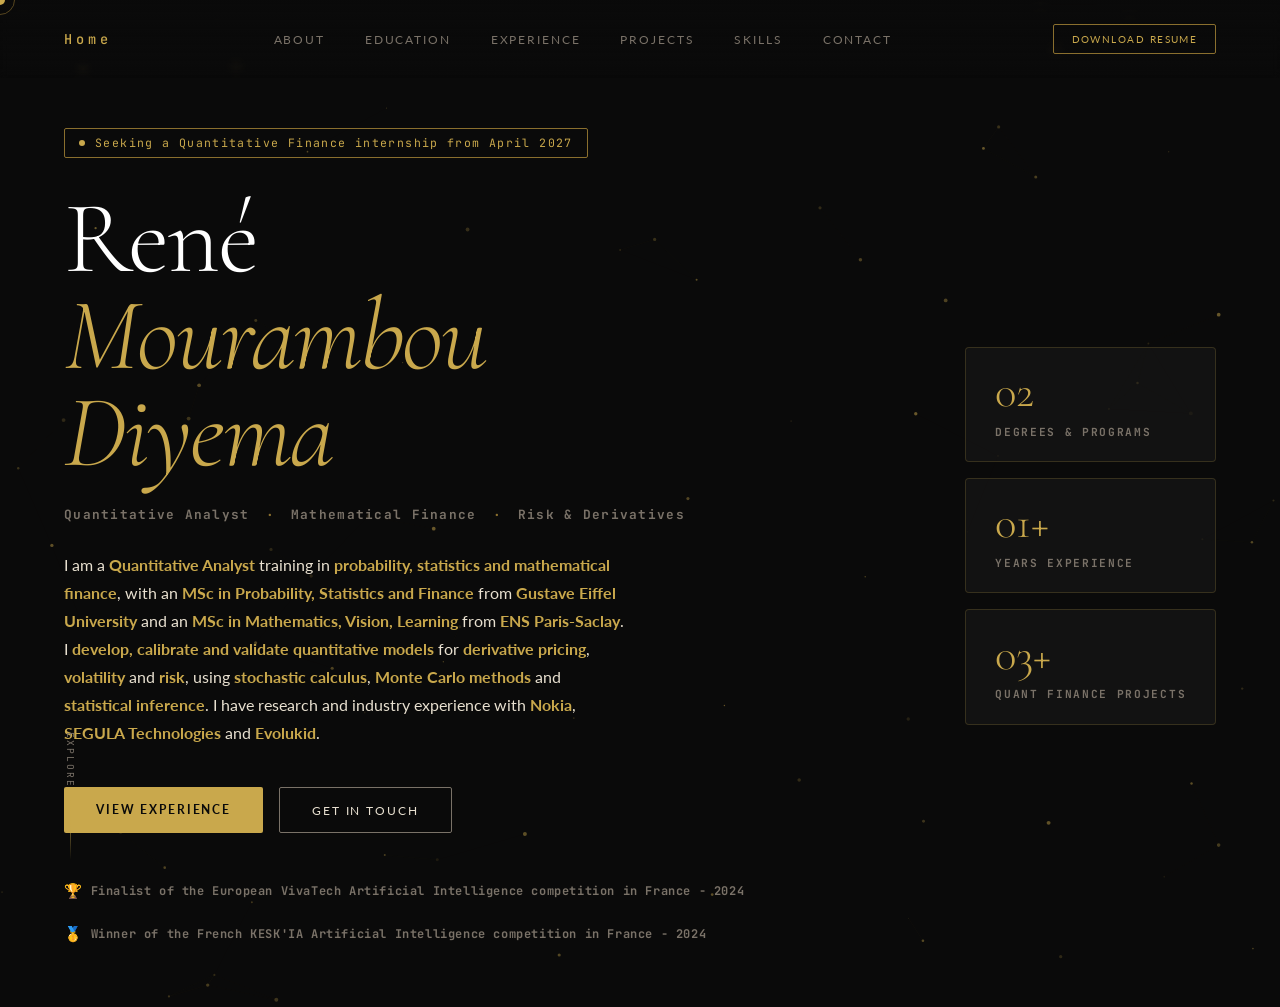
<file: index.html>
<!DOCTYPE html>
<html lang="en">
<head>
  <meta charset="UTF-8" />
  <meta name="viewport" content="width=device-width, initial-scale=1.0"/>
  <title>René Mourambou Diyema — Quantitative Analyst</title>
  <link rel="preconnect" href="https://fonts.googleapis.com"/>
  <link rel="preconnect" href="https://fonts.gstatic.com" crossorigin/>
  <link href="https://fonts.googleapis.com/css2?family=Cormorant+Garamond:ital,wght@0,300;0,400;0,600;1,300;1,400&family=JetBrains+Mono:wght@300;400;500&family=Lato:wght@300;400;700&display=swap" rel="stylesheet"/>
  <link rel="stylesheet" href="css/index.css"/>
</head>
<body>
  <div class="cursor" id="cursor"></div>
  <div class="cursor-trail" id="cursorTrail"></div>

  <nav class="nav">
    <div class="nav-logo">Home</div>
    <div class="nav-links">
      <a href="about.html">About</a>
      <a href="education.html">Education</a>
      <a href="experience.html">Experience</a>
      <a href="projects.html">Projects</a>
      <a href="skills.html">Skills</a>
      <a href="contact.html">Contact</a>
    </div>
    <a href="resume/Rene_Mourambou_Diyema_Resume_Internship_Quant_EN.pdf" download class="nav-cv-btn">Download Resume</a>
    <button class="nav-burger" id="navBurger" aria-label="Menu">
      <span></span><span></span><span></span>
    </button>
  </nav>

  <div class="mobile-menu" id="mobileMenu">
    <a href="about.html">About</a>
    <a href="education.html">Education</a>
    <a href="experience.html">Experience</a>
    <a href="projects.html">Projects</a>
    <a href="skills.html">Skills</a>
    <a href="contact.html">Contact</a>
    <a href="resume/Rene_Mourambou_Diyema_Resume_Internship_Quant_EN.pdf" download class="mobile-cv-btn">Download Resume</a>
  </div>

  <main class="hero">
    <div class="hero-bg">
      <canvas id="particleCanvas"></canvas>
    </div>

    <div class="hero-content">
      <div class="hero-tag animate-in" style="--delay:0.1s">
        <span class="dot"></span> Seeking a Quantitative Finance internship from April 2027
      </div>

      <h1 class="hero-name animate-in" style="--delay:0.3s">
        René<br/>
        <em>Mourambou</em><br/>
        <em>Diyema</em><br/>
      </h1>

      <div class="hero-title animate-in" style="--delay:0.5s">
        <span>Quantitative Analyst</span>
        <span class="separator">·</span>
        <span>Mathematical Finance</span>
        <span class="separator">·</span>
        <span>Risk &amp; Derivatives</span>
      </div>

      <p class="hero-desc animate-in" style="--delay:0.7s">
        I am a <strong>Quantitative Analyst</strong> training in <strong>probability, statistics and mathematical finance</strong>, with an <strong>MSc in Probability, Statistics and Finance</strong> from <strong>Gustave Eiffel University</strong> and an <strong>MSc in Mathematics, Vision, Learning</strong> from <strong>ENS Paris-Saclay</strong>.
        I <strong>develop, calibrate and validate quantitative models</strong> for <strong>derivative pricing</strong>, <strong>volatility</strong> and <strong>risk</strong>, using <strong>stochastic calculus</strong>, <strong>Monte Carlo methods</strong> and <strong>statistical inference</strong>.
        I have research and industry experience with <strong>Nokia</strong>, <strong>SEGULA Technologies</strong> and <strong>Evolukid</strong>.
      </p>

      <div class="hero-actions animate-in" style="--delay:0.9s">
        <a href="experience.html" class="btn-primary">View Experience</a>
        <a href="contact.html" class="btn-secondary">Get in touch</a>
      </div>

      <div class="hero-awards animate-in" style="--delay:1.1s">
        <div class="award">
          <span class="award-icon">🏆</span>
          <span>Finalist of the European VivaTech Artificial Intelligence competition in France - 2024</span>
        </div>
        <div class="award">
          <span class="award-icon">🥇</span>
          <span>Winner of the French KESK'IA Artificial Intelligence competition in France - 2024</span>
        </div>
      </div>
    </div>

    <div class="hero-side animate-in" style="--delay:0.6s">
      <div class="side-card" data-href="education.html">
        <span class="side-num">02</span>
        <span class="side-label">Degrees & Programs</span>
      </div>
      <div class="side-card" data-href="experience.html">
        <span class="side-num">01+</span>
        <span class="side-label">Years Experience</span>
      </div>
      <div class="side-card" data-href="projects.html">
        <span class="side-num">03+</span>
        <span class="side-label">Quant Finance Projects</span>
      </div>
    </div>
  </main>

  <div class="scroll-hint animate-in" style="--delay:1.4s">
    <span>Explore</span>
    <div class="scroll-line"></div>
  </div>

  <script src="js/index.js"></script>
</body>
</html>
</file>
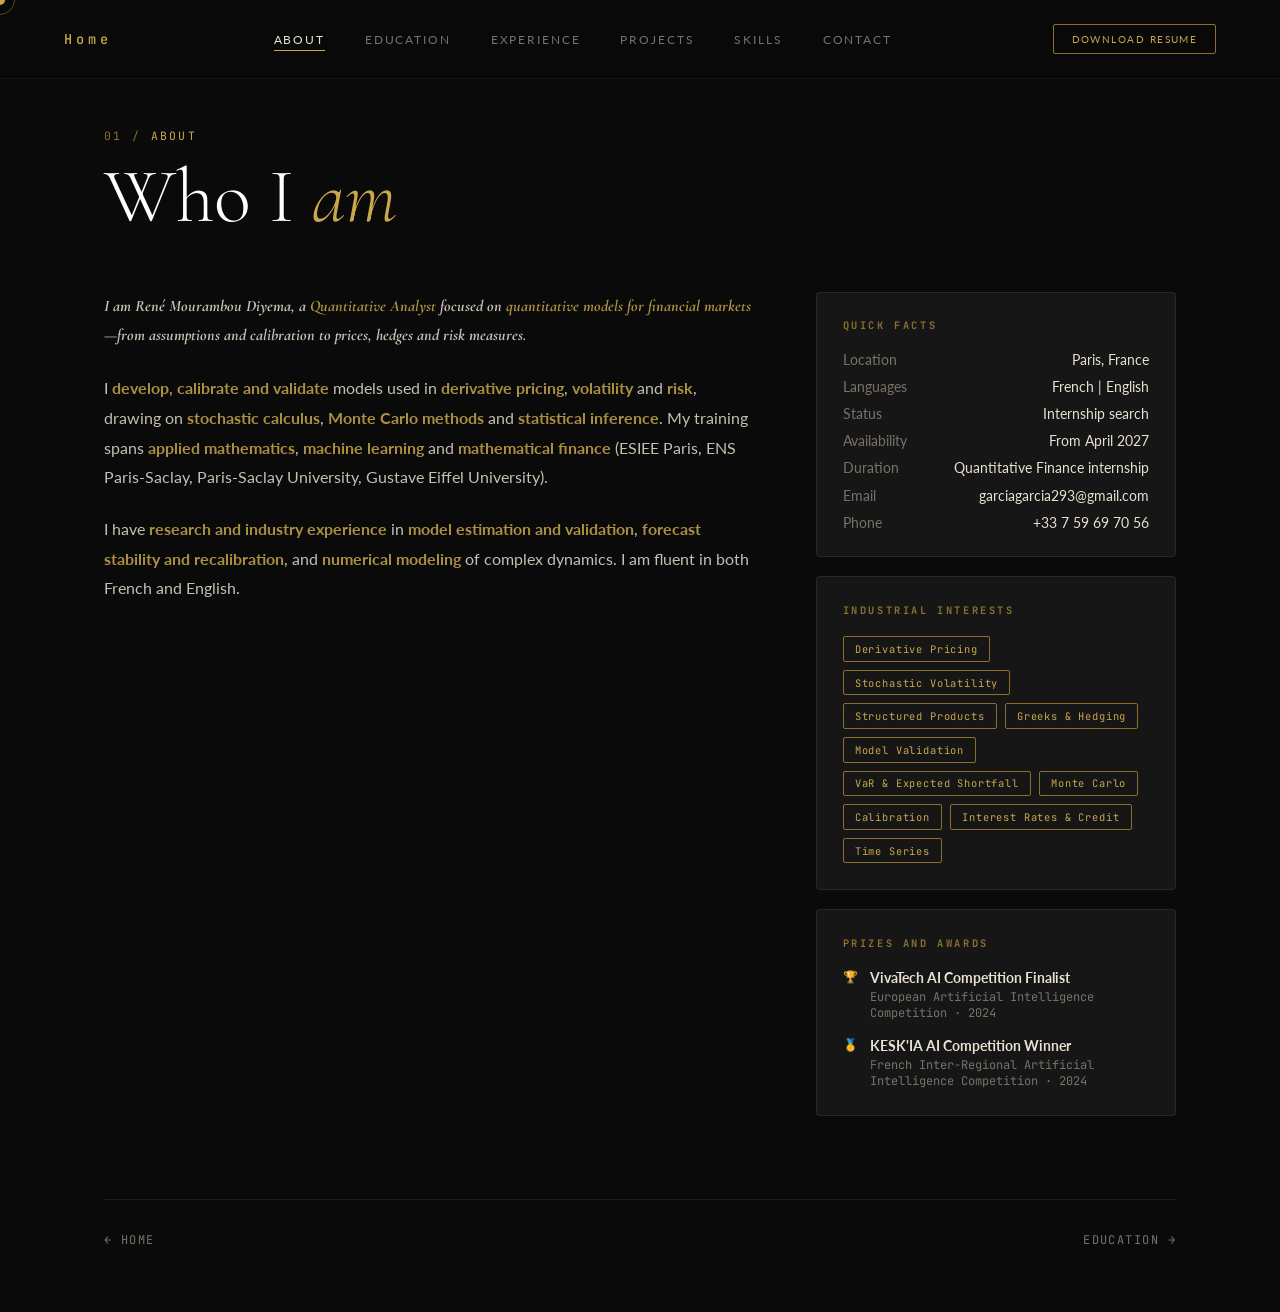
<file: about.html>
<!DOCTYPE html>
<html lang="en">
<head>
  <meta charset="UTF-8"/>
  <meta name="viewport" content="width=device-width, initial-scale=1.0"/>
  <title>About — René Mourambou Diyema</title>
  <link rel="preconnect" href="https://fonts.googleapis.com"/>
  <link rel="preconnect" href="https://fonts.gstatic.com" crossorigin/>
  <link href="https://fonts.googleapis.com/css2?family=Cormorant+Garamond:ital,wght@0,300;0,400;0,600;1,300;1,400&family=JetBrains+Mono:wght@300;400;500&family=Lato:wght@300;400;700&display=swap" rel="stylesheet"/>
  <link rel="stylesheet" href="css/about.css"/>
</head>
<body>
  <div class="cursor" id="cursor"></div>
  <div class="cursor-trail" id="cursorTrail"></div>

  <nav class="nav">
    <a href="index.html" class="nav-logo">Home</a>
    <div class="nav-links">
      <a href="about.html" class="active">About</a>
      <a href="education.html">Education</a>
      <a href="experience.html">Experience</a>
      <a href="projects.html">Projects</a>
      <a href="skills.html">Skills</a>
      <a href="contact.html">Contact</a>
    </div>
    <a href="resume/Rene_Mourambou_Diyema_Resume_Internship_Quant_EN.pdf" download class="nav-cv-btn">Download Resume</a>
    <button class="nav-burger" id="navBurger" aria-label="Menu">
      <span></span><span></span><span></span>
    </button>
  </nav>

  <div class="mobile-menu" id="mobileMenu">
    <a href="about.html">About</a>
    <a href="education.html">Education</a>
    <a href="experience.html">Experience</a>
    <a href="projects.html">Projects</a>
    <a href="skills.html">Skills</a>
    <a href="contact.html">Contact</a>
    <a href="resume/Rene_Mourambou_Diyema_Resume_Internship_Quant_EN.pdf" download class="mobile-cv-btn">Download Resume</a>
  </div>

  <main class="page">
    <div class="page-header">
      <div class="page-tag animate-in" style="--delay:0.1s">
        <span class="mono">01 /</span> About
      </div>
      <h1 class="page-title animate-in" style="--delay:0.25s">
        Who I <em>am</em>
      </h1>
    </div>

    <div class="about-grid">
      <div class="about-main animate-in" style="--delay:0.4s">
        <p class="lead">
          I am René Mourambou Diyema, a <strong>Quantitative Analyst</strong> focused on
          <strong>quantitative models for financial markets</strong>—from assumptions and calibration to prices, hedges and risk measures.
        </p>
        <p>
          I <strong>develop, calibrate and validate</strong> models used in <strong>derivative pricing</strong>, <strong>volatility</strong> and <strong>risk</strong>,
          drawing on <strong>stochastic calculus</strong>, <strong>Monte Carlo methods</strong> and <strong>statistical inference</strong>.
          My training spans <strong>applied mathematics</strong>, <strong>machine learning</strong> and <strong>mathematical finance</strong>
          (ESIEE Paris, ENS Paris-Saclay, Paris-Saclay University, Gustave Eiffel University).
        </p>
        <p>
          I have <strong>research and industry experience</strong> in <strong>model estimation and validation</strong>,
          <strong>forecast stability and recalibration</strong>, and <strong>numerical modeling</strong> of complex dynamics.
          I am fluent in both French and English.
        </p>
      </div>

      <div class="about-side">
        <div class="info-card animate-in" style="--delay:0.5s">
          <h3>Quick Facts</h3>
          <ul>
            <li><span class="label">Location</span><span class="value">Paris, France</span></li>
            <li><span class="label">Languages</span><span class="value">French | English</span></li>
            <li><span class="label">Status</span><span class="value">Internship search</span></li>
            <li><span class="label">Availability</span><span class="value">From April 2027</span></li>
            <li><span class="label">Duration</span><span class="value">Quantitative Finance internship</span></li>
            <!--<li><span class="label">Email</span><span class="value">garciagarcia293@gmail.com</span></li>
            <li><span class="label">Phone</span><span class="value">+33 7 59 69 70 56</span></li>-->
            <li><span class="label">Email</span><span class="value" id="aboutEmail">––––––––––––––––––</span></li>
            <li><span class="label">Phone</span><span class="value" id="aboutPhone">––––––––––––––</span></li>
          </ul>
        </div>

        <div class="interests-card animate-in" style="--delay:0.65s">
          <h3>Industrial Interests</h3>
          <div class="tags">
            <span>Derivative Pricing</span>
            <span>Stochastic Volatility</span>
            <span>Structured Products</span>
            <span>Greeks &amp; Hedging</span>
            <span>Model Validation</span>
            <span>VaR &amp; Expected Shortfall</span>
            <span>Monte Carlo</span>
            <span>Calibration</span>
            <span>Interest Rates &amp; Credit</span>
            <span>Time Series</span>
          </div>
        </div>

        <div class="awards-card animate-in" style="--delay:0.8s">
          <h3>Prizes and Awards</h3>
          <div class="award-item">
            <span class="award-icon">🏆</span>
            <div>
              <strong>VivaTech AI Competition Finalist</strong>
              <span>European Artificial Intelligence Competition · 2024</span>
            </div>
          </div>
          <div class="award-item">
            <span class="award-icon">🥇</span>
            <div>
              <strong>KESK'IA AI Competition Winner</strong>
              <span>French Inter-Regional Artificial Intelligence Competition · 2024</span>
            </div>
          </div>
        </div>
      </div>
    </div>

    <div class="nav-pages animate-in" style="--delay:1s">
      <a href="index.html" class="prev-page">← Home</a>
      <a href="education.html" class="next-page">Education →</a>
    </div>
  </main>

  <script src="js/about.js"></script>
</body>
</html>
</file>
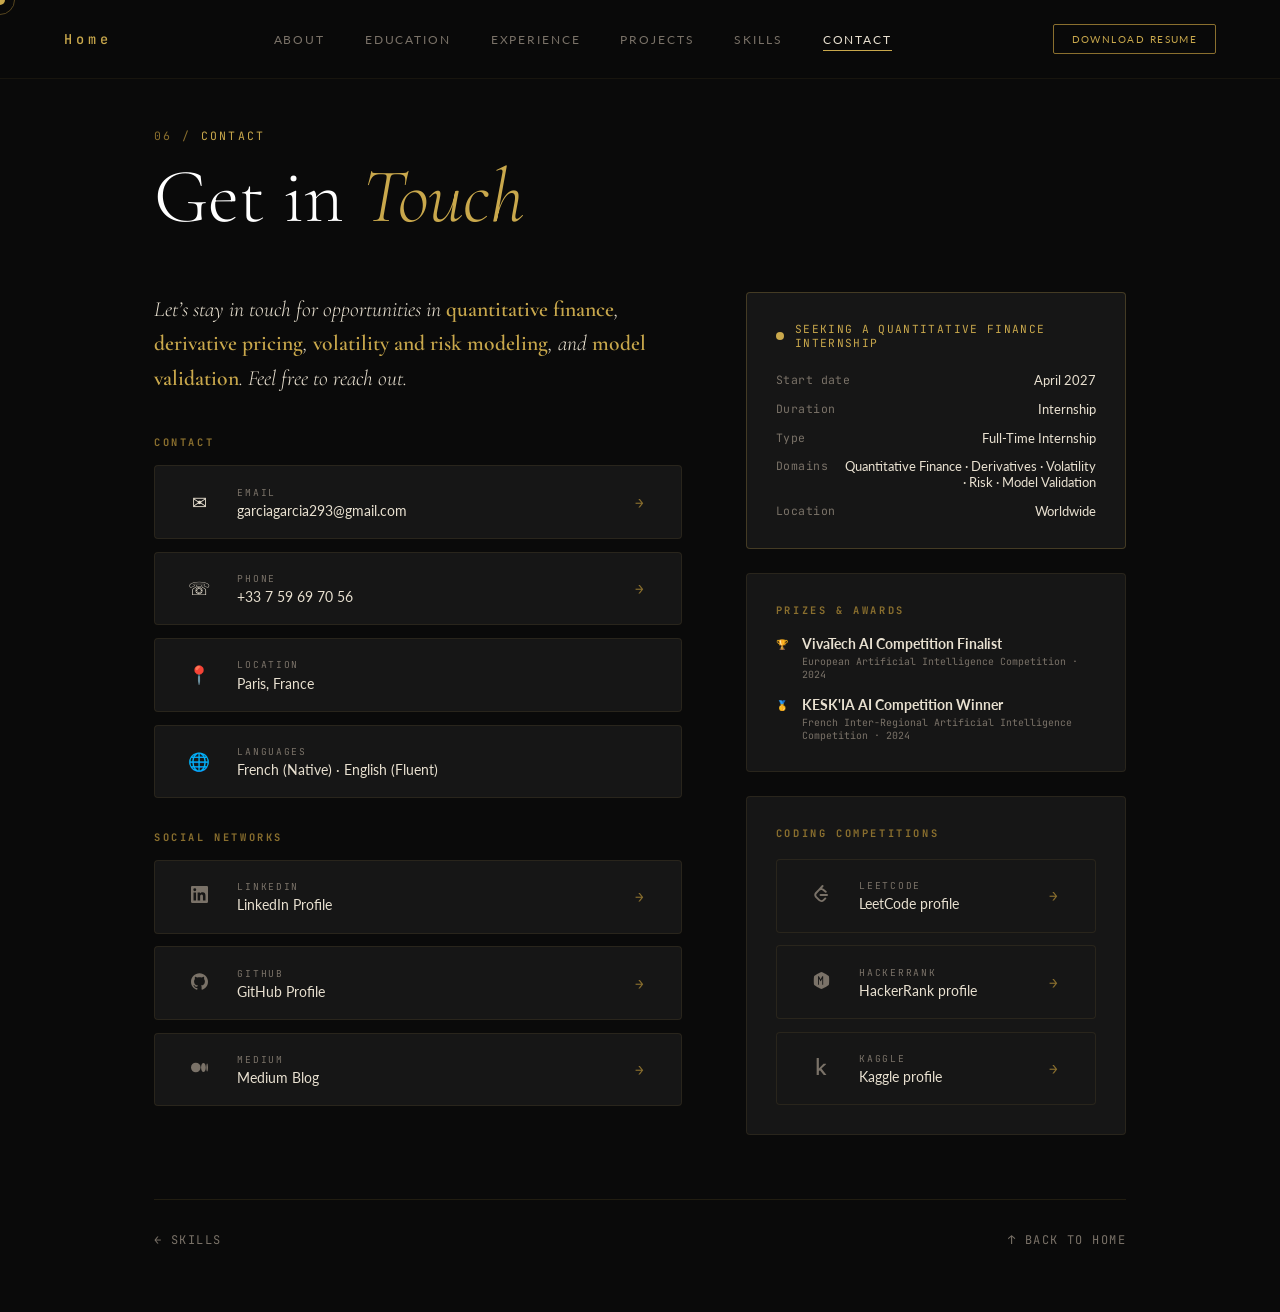
<file: contact.html>
<!DOCTYPE html>
<html lang="en">
<head>
  <meta charset="UTF-8"/>
  <meta name="viewport" content="width=device-width, initial-scale=1.0"/>
  <title>Contact — René Mourambou Diyema</title>
  <link rel="preconnect" href="https://fonts.googleapis.com"/>
  <link rel="preconnect" href="https://fonts.gstatic.com" crossorigin/>
  <link href="https://fonts.googleapis.com/css2?family=Cormorant+Garamond:ital,wght@0,300;0,400;0,600;1,300;1,400&family=JetBrains+Mono:wght@300;400;500&family=Lato:wght@300;400;700&display=swap" rel="stylesheet"/>
  <link rel="stylesheet" href="css/contact.css"/>
</head>
<body>
  <div class="cursor" id="cursor"></div>
  <div class="cursor-trail" id="cursorTrail"></div>

  <nav class="nav">
    <a href="index.html" class="nav-logo">Home</a>
    <div class="nav-links">
      <a href="about.html">About</a>
      <a href="education.html">Education</a>
      <a href="experience.html">Experience</a>
      <a href="projects.html">Projects</a>
      <a href="skills.html">Skills</a>
      <a href="contact.html" class="active">Contact</a>
    </div>
    <a href="resume/Rene_Mourambou_Diyema_Resume_Internship_Quant_EN.pdf" download class="nav-cv-btn">Download Resume</a>
    <button class="nav-burger" id="navBurger" aria-label="Menu">
      <span></span><span></span><span></span>
    </button>
  </nav>
  <div class="mobile-menu" id="mobileMenu">
    <a href="about.html">About</a>
    <a href="education.html">Education</a>
    <a href="experience.html">Experience</a>
    <a href="projects.html">Projects</a>
    <a href="skills.html">Skills</a>
    <a href="contact.html">Contact</a>
    <a href="resume/Rene_Mourambou_Diyema_Resume_Internship_Quant_EN.pdf" download class="mobile-cv-btn">Download Resume</a>
  </div>

  <main class="page">
    <div class="page-header">
      <div class="page-tag animate-in" style="--delay:0.1s"><span class="mono">06 /</span> Contact</div>
      <h1 class="page-title animate-in" style="--delay:0.25s">Get in <em>Touch</em></h1>
    </div>

    <div class="contact-layout">

      <div class="contact-left animate-in" style="--delay:0.4s">
        <p class="contact-intro">
          Let’s stay in touch for opportunities in <strong>quantitative finance</strong>, <strong>derivative pricing</strong>,
          <strong>volatility and risk modeling</strong>, and <strong>model validation</strong>. Feel free to reach out.
        </p>

        <!--<div class="contact-items">
          <a class="contact-item" href="mailto:garciagarcia293@gmail.com">
            <div class="contact-icon">✉</div>
            <div class="contact-detail">
              <span class="contact-label">Email</span>
              <span class="contact-value">garciagarcia293@gmail.com</span>
            </div>
            <div class="contact-arrow">→</div>
          </a>
          <a class="contact-item" href="tel:+33759697056">
            <div class="contact-icon">☏</div>
            <div class="contact-detail">
              <span class="contact-label">Phone</span>
              <span class="contact-value">+33 7 59 69 70 56</span>
            </div>
            <div class="contact-arrow">→</div>
          </a>
          
          <div class="contact-item no-link">
            <div class="contact-icon">📍</div>
            <div class="contact-detail">
              <span class="contact-label">Location</span>
              <span class="contact-value">Paris, France</span>
            </div>
          </div>
          <div class="contact-item no-link">
            <div class="contact-icon">🌐</div>
            <div class="contact-detail">
              <span class="contact-label">Languages</span>
              <span class="contact-value">French (Native) · English (Fluent)</span>
            </div>
          </div>
          <button class="contact-item social-item" id="btnLinkedIn" aria-label="LinkedIn">
            <div class="contact-icon">
              <svg width="17" height="17" viewBox="0 0 24 24" fill="currentColor">
                <path d="M20.447 20.452h-3.554v-5.569c0-1.328-.027-3.037-1.852-3.037-1.853 0-2.136 1.445-2.136 2.939v5.667H9.351V9h3.414v1.561h.046c.477-.9 1.637-1.85 3.37-1.85 3.601 0 4.267 2.37 4.267 5.455v6.286zM5.337 7.433a2.062 2.062 0 01-2.063-2.065 2.064 2.064 0 112.063 2.065zm1.782 13.019H3.555V9h3.564v11.452zM22.225 0H1.771C.792 0 0 .774 0 1.729v20.542C0 23.227.792 24 1.771 24h20.451C23.2 24 24 23.227 24 22.271V1.729C24 .774 23.2 0 22.222 0h.003z"/>
              </svg>
            </div>
            <div class="contact-detail">
              <span class="contact-label">LinkedIn</span>
              <span class="contact-value">LinkedIn Profile</span>
            </div>
            <div class="contact-arrow">→</div>
          </button>

          <button class="contact-item social-item" id="btnGitHub" aria-label="GitHub">
            <div class="contact-icon">
              <svg width="17" height="17" viewBox="0 0 24 24" fill="currentColor">
                <path d="M12 .297c-6.63 0-12 5.373-12 12 0 5.303 3.438 9.8 8.205 11.385.6.113.82-.258.82-.577 0-.285-.01-1.04-.015-2.04-3.338.724-4.042-1.61-4.042-1.61C4.422 18.07 3.633 17.7 3.633 17.7c-1.087-.744.084-.729.084-.729 1.205.084 1.838 1.236 1.838 1.236 1.07 1.835 2.809 1.305 3.495.998.108-.776.417-1.305.76-1.605-2.665-.3-5.466-1.332-5.466-5.93 0-1.31.465-2.38 1.235-3.22-.135-.303-.54-1.523.105-3.176 0 0 1.005-.322 3.3 1.23.96-.267 1.98-.399 3-.405 1.02.006 2.04.138 3 .405 2.28-1.552 3.285-1.23 3.285-1.23.645 1.653.24 2.873.12 3.176.765.84 1.23 1.91 1.23 3.22 0 4.61-2.805 5.625-5.475 5.92.42.36.81 1.096.81 2.22 0 1.606-.015 2.896-.015 3.286 0 .315.21.69.825.57C20.565 22.092 24 17.592 24 12.297c0-6.627-5.373-12-12-12"/>
              </svg>
            </div>
            <div class="contact-detail">
              <span class="contact-label">GitHub</span>
              <span class="contact-value">GitHub Profile</span>
            </div>
            <div class="contact-arrow">→</div>
          </button>

          <button class="contact-item social-item" id="btnMedium" aria-label="Medium">
            <div class="contact-icon">
              <svg width="17" height="17" viewBox="0 0 24 24" fill="currentColor">
                <path d="M13.54 12a6.8 6.8 0 01-6.77 6.82A6.8 6.8 0 010 12a6.8 6.8 0 016.77-6.82A6.8 6.8 0 0113.54 12zM20.96 12c0 3.54-1.51 6.42-3.38 6.42-1.87 0-3.39-2.88-3.39-6.42s1.52-6.42 3.39-6.42 3.38 2.88 3.38 6.42M24 12c0 3.17-.53 5.75-1.19 5.75-.66 0-1.19-2.58-1.19-5.75s.53-5.75 1.19-5.75C23.47 6.25 24 8.83 24 12z"/>
              </svg>
            </div>
            <div class="contact-detail">
              <span class="contact-label">Medium</span>
              <span class="contact-value">Medium Blog</span>
            </div>
            <div class="contact-arrow">→</div>
          </button>
        </div>-->
        <div class="contact-group">
          <h3 class="contact-group-title">Contact</h3>
          <div class="contact-items">
            <!--<a class="contact-item" href="mailto:garciagarcia293@gmail.com">
              <div class="contact-icon">✉</div>
              <div class="contact-detail">
                <span class="contact-label">Email</span>
                <span class="contact-value">garciagarcia293@gmail.com</span>
              </div>
              <div class="contact-arrow">→</div>
            </a>
            <a class="contact-item" href="tel:+33759697056">
              <div class="contact-icon">☏</div>
              <div class="contact-detail">
                <span class="contact-label">Phone</span>
                <span class="contact-value">+33 7 59 69 70 56</span>
              </div>
              <div class="contact-arrow">→</div>
            </a>-->
            <button class="contact-item social-item" id="btnEmail" aria-label="Email">
              <div class="contact-icon">✉</div>
              <div class="contact-detail">
                <span class="contact-label">Email</span>
                <span class="contact-value" id="emailValue">––––––––––––––––––</span>
              </div>
              <div class="contact-arrow">→</div>
            </button>

            <button class="contact-item social-item" id="btnPhone" aria-label="Phone">
              <div class="contact-icon">☏</div>
              <div class="contact-detail">
                <span class="contact-label">Phone</span>
                <span class="contact-value" id="phoneValue">––––––––––––––</span>
              </div>
              <div class="contact-arrow">→</div>
            </button>
            
            <div class="contact-item no-link">
              <div class="contact-icon">📍</div>
              <div class="contact-detail">
                <span class="contact-label">Location</span>
                <span class="contact-value">Paris, France</span>
              </div>
            </div>
            <div class="contact-item no-link">
              <div class="contact-icon">🌐</div>
              <div class="contact-detail">
                <span class="contact-label">Languages</span>
                <span class="contact-value">French (Native) · English (Fluent)</span>
              </div>
            </div>
          </div>
        </div>

        <div class="contact-group">
          <h3 class="contact-group-title">Social Networks</h3>
          <div class="contact-items">
            <button class="contact-item social-item" id="btnLinkedIn" aria-label="LinkedIn">
              <div class="contact-icon">
                <svg width="17" height="17" viewBox="0 0 24 24" fill="currentColor">
                  <path d="M20.447 20.452h-3.554v-5.569c0-1.328-.027-3.037-1.852-3.037-1.853 0-2.136 1.445-2.136 2.939v5.667H9.351V9h3.414v1.561h.046c.477-.9 1.637-1.85 3.37-1.85 3.601 0 4.267 2.37 4.267 5.455v6.286zM5.337 7.433a2.062 2.062 0 01-2.063-2.065 2.064 2.064 0 112.063 2.065zm1.782 13.019H3.555V9h3.564v11.452zM22.225 0H1.771C.792 0 0 .774 0 1.729v20.542C0 23.227.792 24 1.771 24h20.451C23.2 24 24 23.227 24 22.271V1.729C24 .774 23.2 0 22.222 0h.003z"/>
                </svg>
              </div>
              <div class="contact-detail">
                <span class="contact-label">LinkedIn</span>
                <span class="contact-value">LinkedIn Profile</span>
              </div>
              <div class="contact-arrow">→</div>
            </button>
            <button class="contact-item social-item" id="btnGitHub" aria-label="GitHub">
              <div class="contact-icon">
                <svg width="17" height="17" viewBox="0 0 24 24" fill="currentColor">
                  <path d="M12 .297c-6.63 0-12 5.373-12 12 0 5.303 3.438 9.8 8.205 11.385.6.113.82-.258.82-.577 0-.285-.01-1.04-.015-2.04-3.338.724-4.042-1.61-4.042-1.61C4.422 18.07 3.633 17.7 3.633 17.7c-1.087-.744.084-.729.084-.729 1.205.084 1.838 1.236 1.838 1.236 1.07 1.835 2.809 1.305 3.495.998.108-.776.417-1.305.76-1.605-2.665-.3-5.466-1.332-5.466-5.93 0-1.31.465-2.38 1.235-3.22-.135-.303-.54-1.523.105-3.176 0 0 1.005-.322 3.3 1.23.96-.267 1.98-.399 3-.405 1.02.006 2.04.138 3 .405 2.28-1.552 3.285-1.23 3.285-1.23.645 1.653.24 2.873.12 3.176.765.84 1.23 1.91 1.23 3.22 0 4.61-2.805 5.625-5.475 5.92.42.36.81 1.096.81 2.22 0 1.606-.015 2.896-.015 3.286 0 .315.21.69.825.57C20.565 22.092 24 17.592 24 12.297c0-6.627-5.373-12-12-12"/>
                </svg>
              </div>
              <div class="contact-detail">
                <span class="contact-label">GitHub</span>
                <span class="contact-value">GitHub Profile</span>
              </div>
              <div class="contact-arrow">→</div>
            </button>
            <button class="contact-item social-item" id="btnMedium" aria-label="Medium">
              <div class="contact-icon">
                <svg width="17" height="17" viewBox="0 0 24 24" fill="currentColor">
                  <path d="M13.54 12a6.8 6.8 0 01-6.77 6.82A6.8 6.8 0 010 12a6.8 6.8 0 016.77-6.82A6.8 6.8 0 0113.54 12zM20.96 12c0 3.54-1.51 6.42-3.38 6.42-1.87 0-3.39-2.88-3.39-6.42s1.52-6.42 3.39-6.42 3.38 2.88 3.38 6.42M24 12c0 3.17-.53 5.75-1.19 5.75-.66 0-1.19-2.58-1.19-5.75s.53-5.75 1.19-5.75C23.47 6.25 24 8.83 24 12z"/>
                </svg>
              </div>
              <div class="contact-detail">
                <span class="contact-label">Medium</span>
                <span class="contact-value">Medium Blog</span>
              </div>
              <div class="contact-arrow">→</div>
            </button>
          </div>
        </div>

      </div>

      <div class="contact-right animate-in" style="--delay:0.55s">
        <div class="availability-card">
          <div class="avail-header">
            <span class="avail-dot"></span>
            <span>Seeking a Quantitative Finance internship</span>
          </div>
          <div class="avail-detail">
            <div class="avail-row">
              <span>Start date</span><span>April 2027</span>
            </div>
            <div class="avail-row">
              <span>Duration</span><span>Internship</span>
            </div>
            <div class="avail-row">
              <span>Type</span><span>Full-Time Internship</span>
            </div>
            <div class="avail-row">
              <span>Domains</span><span>Quantitative Finance · Derivatives · Volatility · Risk · Model Validation</span>
            </div>
            <div class="avail-row">
              <span>Location</span><span>Worldwide</span>
            </div>
          </div>
        </div>

        <div class="awards-summary">
          <h3>Prizes & Awards</h3>
          <div class="award-row">
            <span class="award-badge">🏆 </span>
            <div>
              <strong>VivaTech AI Competition Finalist</strong>
              <span>European Artificial Intelligence Competition · 2024</span>
            </div>
          </div>
          <div class="award-row">
            <span class="award-badge">🥇 </span>
            <div>
              <strong>KESK'IA AI Competition Winner</strong>
              <span>French Inter-Regional Artificial Intelligence Competition · 2024</span>
            </div>
          </div>
        </div>

        <div class="coding-card animate-in" style="--delay:0.95s">
          <h3>Coding Competitions</h3>

          <button class="contact-item social-item" id="btnLeetCode" aria-label="LeetCode">
            <div class="contact-icon">
              <svg width="17" height="17" viewBox="0 0 24 24" fill="currentColor">
                <path d="M13.483 0a1.374 1.374 0 0 0-.961.438L7.116 6.226l-3.854 4.126a5.266 5.266 0 0 0-1.209 2.104 5.35 5.35 0 0 0-.125.513 5.527 5.527 0 0 0 .062 2.362 5.83 5.83 0 0 0 .349 1.017 5.938 5.938 0 0 0 1.271 1.818l4.277 4.193.039.038c2.248 2.165 5.852 2.133 8.063-.074l2.396-2.392c.54-.54.54-1.414.003-1.955a1.378 1.378 0 0 0-1.951-.003l-2.396 2.392a3.021 3.021 0 0 1-4.205.038l-.02-.019-4.276-4.193c-.652-.64-.972-1.469-.948-2.263a2.68 2.68 0 0 1 .066-.523 2.545 2.545 0 0 1 .619-1.164L9.13 8.114c1.058-1.134 3.204-1.27 4.43-.278l3.501 2.831c.593.48 1.461.387 1.94-.207a1.384 1.384 0 0 0-.207-1.943l-3.5-2.831c-.8-.647-1.766-1.045-2.774-1.202l2.015-2.158A1.384 1.384 0 0 0 13.483 0zm-2.866 12.815a1.38 1.38 0 0 0-1.38 1.382 1.38 1.38 0 0 0 1.38 1.382H19.8a1.38 1.38 0 0 0 1.38-1.382 1.38 1.38 0 0 0-1.38-1.382z"/>
              </svg>
            </div>
            <div class="contact-detail">
              <span class="contact-label">LeetCode</span>
              <span class="contact-value">LeetCode profile</span>
            </div>
            <div class="contact-arrow">→</div>
          </button>

          <button class="contact-item social-item" id="btnHackerRank" aria-label="HackerRank">
            <div class="contact-icon">
              <svg width="17" height="17" viewBox="0 0 24 24" fill="currentColor">
                <path d="M12 0c1.285 0 9.75 4.886 10.392 6 .645 1.115.645 10.885 0 12S13.287 24 12 24C10.712 24 2.25 19.114 1.608 18 .963 16.885.963 7.115 1.608 6 2.253 4.886 10.715 0 12 0zm2.205 6.015h-.592c-.415 0-.43.006-.5.143l-2.245 4.15a.128.128 0 0 1-.12.072.128.128 0 0 1-.12-.072l-2.245-4.15c-.07-.137-.085-.143-.5-.143h-.592c-.073 0-.134.061-.134.134v11.85c0 .074.061.135.134.135h.973c.073 0 .134-.061.134-.135V9.075l1.917 3.55c.13.24.218.33.433.33h.001c.215 0 .302-.09.433-.33l1.917-3.55V17.999c0 .074.061.135.134.135h.972c.073 0 .134-.061.134-.135V6.15c0-.073-.061-.134-.134-.134z"/>
              </svg>
            </div>
            <div class="contact-detail">
              <span class="contact-label">HackerRank</span>
              <span class="contact-value">HackerRank profile</span>
            </div>
            <div class="contact-arrow">→</div>
          </button>

          <button class="contact-item social-item" id="btnKaggle" aria-label="Kaggle">
            <div class="contact-icon">
              <svg width="17" height="17" viewBox="0 0 24 24" fill="currentColor">
                <path d="M18.825 23.859c-.022.092-.117.141-.281.141h-3.139c-.187 0-.351-.082-.492-.248l-5.178-6.589-1.448 1.374v5.111c0 .235-.117.352-.351.352H5.505c-.236 0-.354-.117-.354-.352V.353c0-.233.118-.353.354-.353h2.431c.234 0 .351.12.351.353v14.343l6.203-6.272c.165-.165.33-.246.495-.246h3.239c.144 0 .236.06.285.18.046.149.034.27-.036.361l-6.555 6.237 6.836 8.529c.095.104.117.208.07.334z"/>
              </svg>
            </div>
            <div class="contact-detail">
              <span class="contact-label">Kaggle</span>
              <span class="contact-value">Kaggle profile</span>
            </div>
            <div class="contact-arrow">→</div>
          </button>
        </div>

      </div>

    </div>

    <div class="nav-pages animate-in" style="--delay:1s">
      <a href="skills.html" class="prev-page">← Skills</a>
      <a href="index.html" class="next-page">↑ Back to Home</a>
    </div>
  </main>

  <script src="js/contact.js"></script>
</body>
</html>
</file>
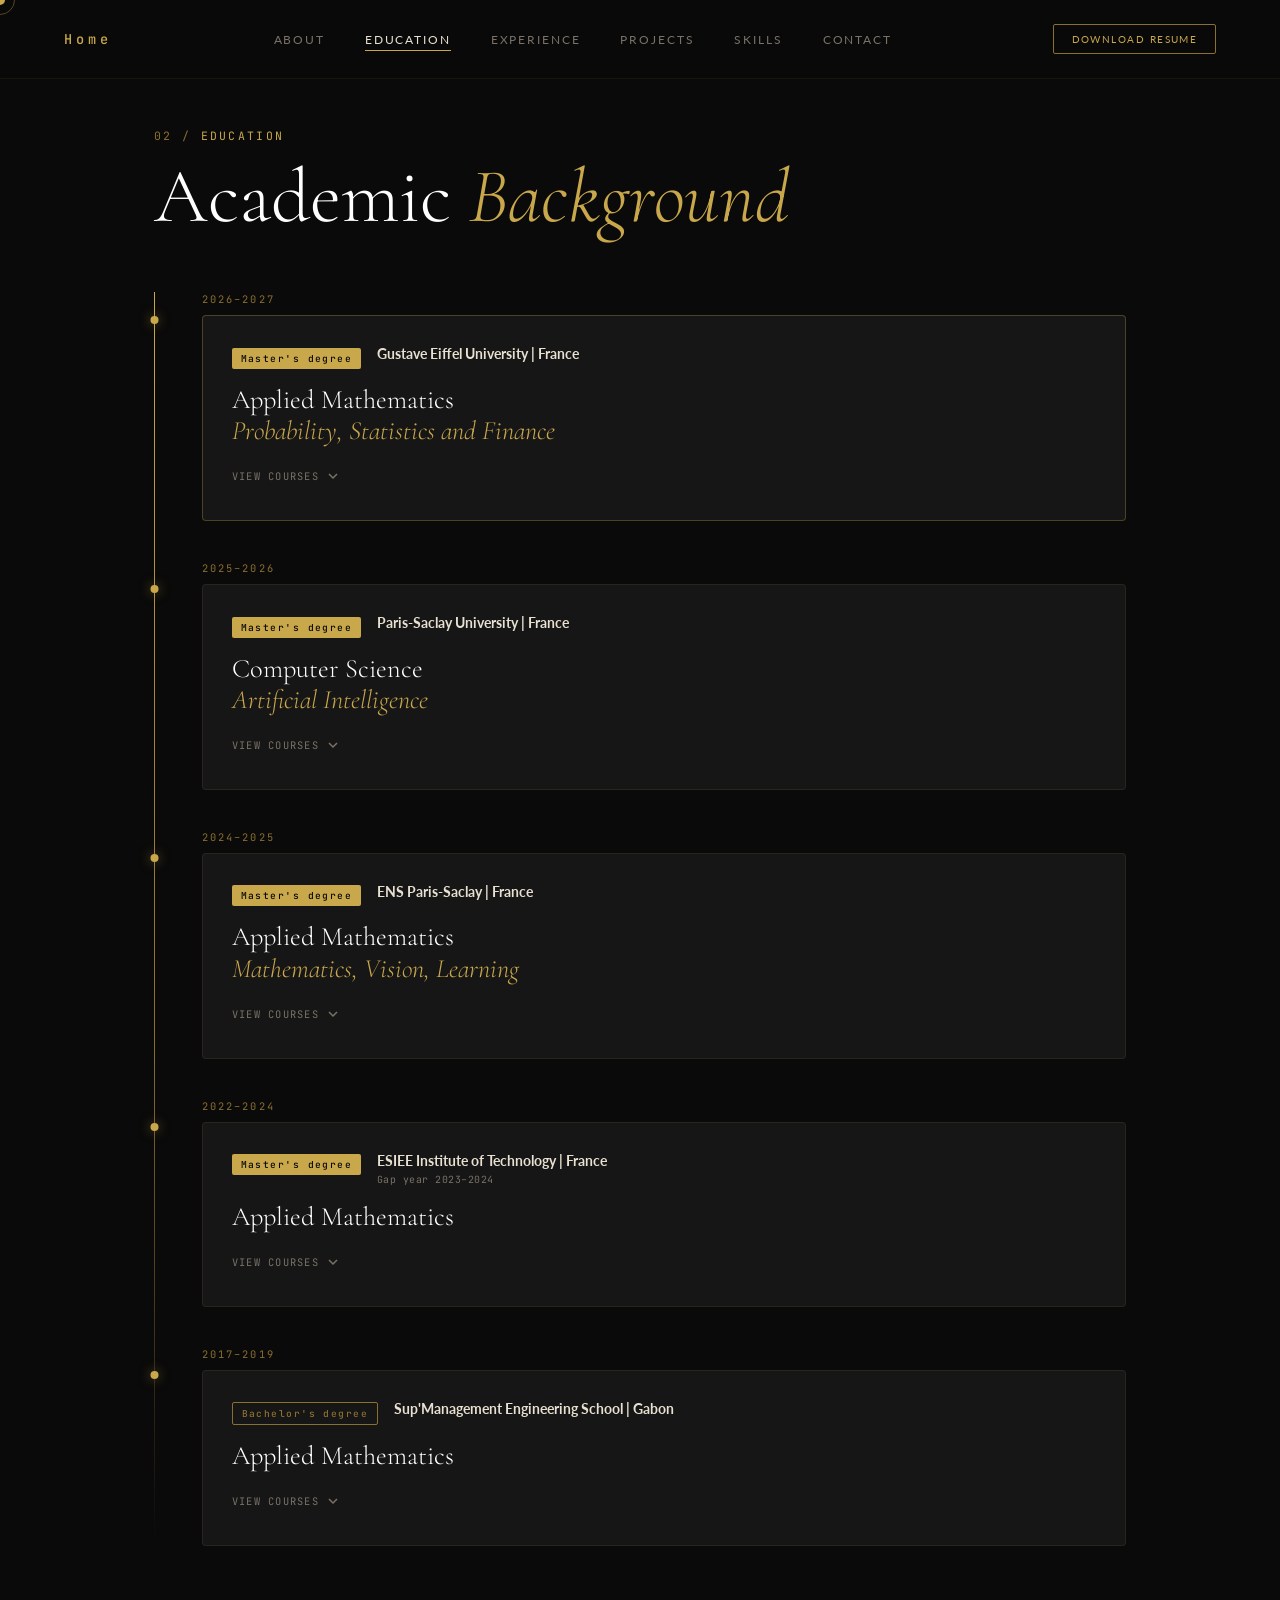
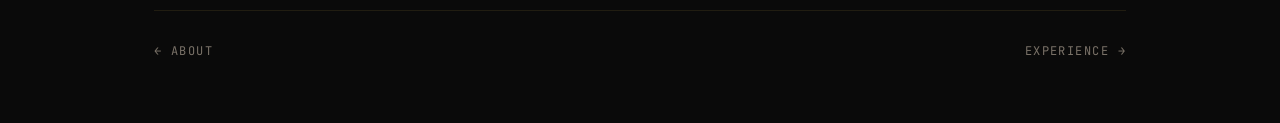
<file: education.html>
<!DOCTYPE html>
<html lang="en">
<head>
  <meta charset="UTF-8"/>
  <meta name="viewport" content="width=device-width, initial-scale=1.0"/>
  <title>Education — René Mourambou Diyema</title>
  <link rel="preconnect" href="https://fonts.googleapis.com"/>
  <link rel="preconnect" href="https://fonts.gstatic.com" crossorigin/>
  <link href="https://fonts.googleapis.com/css2?family=Cormorant+Garamond:ital,wght@0,300;0,400;0,600;1,300;1,400&family=JetBrains+Mono:wght@300;400;500&family=Lato:wght@300;400;700&display=swap" rel="stylesheet"/>
  <link rel="stylesheet" href="css/education.css"/>
</head>
<body>
  <div class="cursor" id="cursor"></div>
  <div class="cursor-trail" id="cursorTrail"></div>

  <nav class="nav">
    <a href="index.html" class="nav-logo">Home</a>
    <div class="nav-links">
      <a href="about.html">About</a>
      <a href="education.html" class="active">Education</a>
      <a href="experience.html">Experience</a>
      <a href="projects.html">Projects</a>
      <a href="skills.html">Skills</a>
      <a href="contact.html">Contact</a>
    </div>
    <a href="resume/Rene_Mourambou_Diyema_Resume_Internship_Quant_EN.pdf" download class="nav-cv-btn">Download Resume</a>
    <button class="nav-burger" id="navBurger" aria-label="Menu">
      <span></span><span></span><span></span>
    </button>
  </nav>
  <div class="mobile-menu" id="mobileMenu">
    <a href="about.html">About</a>
    <a href="education.html">Education</a>
    <a href="experience.html">Experience</a>
    <a href="projects.html">Projects</a>
    <a href="skills.html">Skills</a>
    <a href="contact.html">Contact</a>
    <a href="resume/Rene_Mourambou_Diyema_Resume_Internship_Quant_EN.pdf" download class="mobile-cv-btn">Download Resume</a>
  </div>

  <main class="page">
    <div class="page-header">
      <div class="page-tag animate-in" style="--delay:0.1s"><span class="mono">02 /</span> Education</div>
      <h1 class="page-title animate-in" style="--delay:0.25s">Academic <em>Background</em></h1>
    </div>

    <div class="timeline">

      <div class="timeline-item animate-in" style="--delay:0.4s">
        <div class="timeline-year">2026–2027</div>
        <div class="timeline-card" data-active="true">
          <div class="card-header">
            <div class="degree-badge">Master's degree</div>
            <div class="card-meta">
              <span class="uni">Gustave Eiffel University | France</span>
            </div>
          </div>
          <h2 class="degree-title">Applied Mathematics<br/><em>Probability, Statistics and Finance</em></h2>
          <div class="courses-toggle" data-id="edu1">
            <span>View Courses</span>
            <svg width="12" height="12" viewBox="0 0 12 12"><path d="M2 4l4 4 4-4" stroke="currentColor" stroke-width="1.5" fill="none"/></svg>
          </div>
          <div class="courses-list" id="edu1">
            <span>High-Dimensional Statistics</span>
            <span>Simulations and Copulas</span>
            <span>Empirical Estimation and Extreme Values</span>
            <span>Deterministic and Stochastic Approximation</span>
            <span>Stochastic Calculus</span>
            <span>Fractional Models in Finance</span>
            <span>Statistical Learning</span>
            <span>Derivatives</span>
            <span>High-Frequency Data and Order Books</span>
            <span>Interest Rates and Credit</span>
          </div>
        </div>
      </div>

      <div class="timeline-item animate-in" style="--delay:0.5s">
        <div class="timeline-year">2025–2026</div>
        <div class="timeline-card">
          <div class="card-header">
            <div class="degree-badge">Master's degree</div>
            <div class="card-meta">
              <span class="uni">Paris-Saclay University | France</span>
            </div>
          </div>
          <h2 class="degree-title">Computer Science<br/><em>Artificial Intelligence</em></h2>
          <div class="courses-toggle" data-id="edu2">
            <span>View Courses</span>
            <svg width="12" height="12" viewBox="0 0 12 12"><path d="M2 4l4 4 4-4" stroke="currentColor" stroke-width="1.5" fill="none"/></svg>
          </div>
          <div class="courses-list" id="edu2">
            <span>Probabilistic Generative Models</span>
            <span>Signal Processing</span>
            <span>Frugal AI</span>
            <span>Theory and Advanced Machine Learning</span>
            <span>Advanced Optimization</span>
          </div>
        </div>
      </div>

      <div class="timeline-item animate-in" style="--delay:0.6s">
        <div class="timeline-year">2024–2025</div>
        <div class="timeline-card">
          <div class="card-header">
            <div class="degree-badge">Master's degree</div>
            <div class="card-meta">
              <span class="uni">ENS Paris-Saclay | France</span>
            </div>
          </div>
          <h2 class="degree-title">Applied Mathematics<br/><em>Mathematics, Vision, Learning</em></h2>
          <div class="courses-toggle" data-id="edu3">
            <span>View Courses</span>
            <svg width="12" height="12" viewBox="0 0 12 12"><path d="M2 4l4 4 4-4" stroke="currentColor" stroke-width="1.5" fill="none"/></svg>
          </div>
          <div class="courses-list" id="edu3">
            <span>Stochastic Calculus</span>
            <span>Statistical Learning with Extreme Values</span>
            <span>Time Series Analysis</span>
            <span>Computational Statistics</span>
            <span>Convex Optimization</span>
          </div>
        </div>
      </div>

      <div class="timeline-item animate-in" style="--delay:0.7s">
        <div class="timeline-year">2022–2024</div>
        <div class="timeline-card">
          <div class="card-header">
            <div class="degree-badge">Master's degree</div>
            <div class="card-meta">
              <span class="uni">ESIEE Institute of Technology | France</span>
              <span class="rank">Gap year 2023–2024</span>
            </div>
          </div>
          <h2 class="degree-title">Applied Mathematics</h2>
          <div class="courses-toggle" data-id="edu4">
            <span>View Courses</span>
            <svg width="12" height="12" viewBox="0 0 12 12"><path d="M2 4l4 4 4-4" stroke="currentColor" stroke-width="1.5" fill="none"/></svg>
          </div>
          <div class="courses-list" id="edu4">
            <span>Probability for Finance</span>
            <span>Discrete Markov Chains</span>
            <span>Stochastic Calculus</span>
            <span>Financial Time Series</span>
            <span>Jump Models</span>
            <span>Risk Measures</span>
            <span>Financial Markets</span>
          </div>
        </div>
      </div>

      <div class="timeline-item animate-in" style="--delay:0.8s">
        <div class="timeline-year">2017–2019</div>
        <div class="timeline-card">
          <div class="card-header">
            <div class="degree-badge bsc">Bachelor's degree</div>
            <div class="card-meta">
              <span class="uni">Sup'Management Engineering School | Gabon</span>
            </div>
          </div>
          <h2 class="degree-title">Applied Mathematics</h2>
          <div class="courses-toggle" data-id="edu5">
            <span>View Courses</span>
            <svg width="12" height="12" viewBox="0 0 12 12"><path d="M2 4l4 4 4-4" stroke="currentColor" stroke-width="1.5" fill="none"/></svg>
          </div>
          <div class="courses-list" id="edu5">
            <span>Linear Algebra</span>
            <span>Calculus</span>
            <span>Probability and Statistics</span>
            <span>Markov Processes</span>
            <span>Optimization</span>
          </div>
        </div>
      </div>

    </div>

    <div class="nav-pages animate-in" style="--delay:1.1s">
      <a href="about.html" class="prev-page">← About</a>
      <a href="experience.html" class="next-page">Experience →</a>
    </div>
  </main>

  <script src="js/education.js"></script>
</body>
</html>
</file>
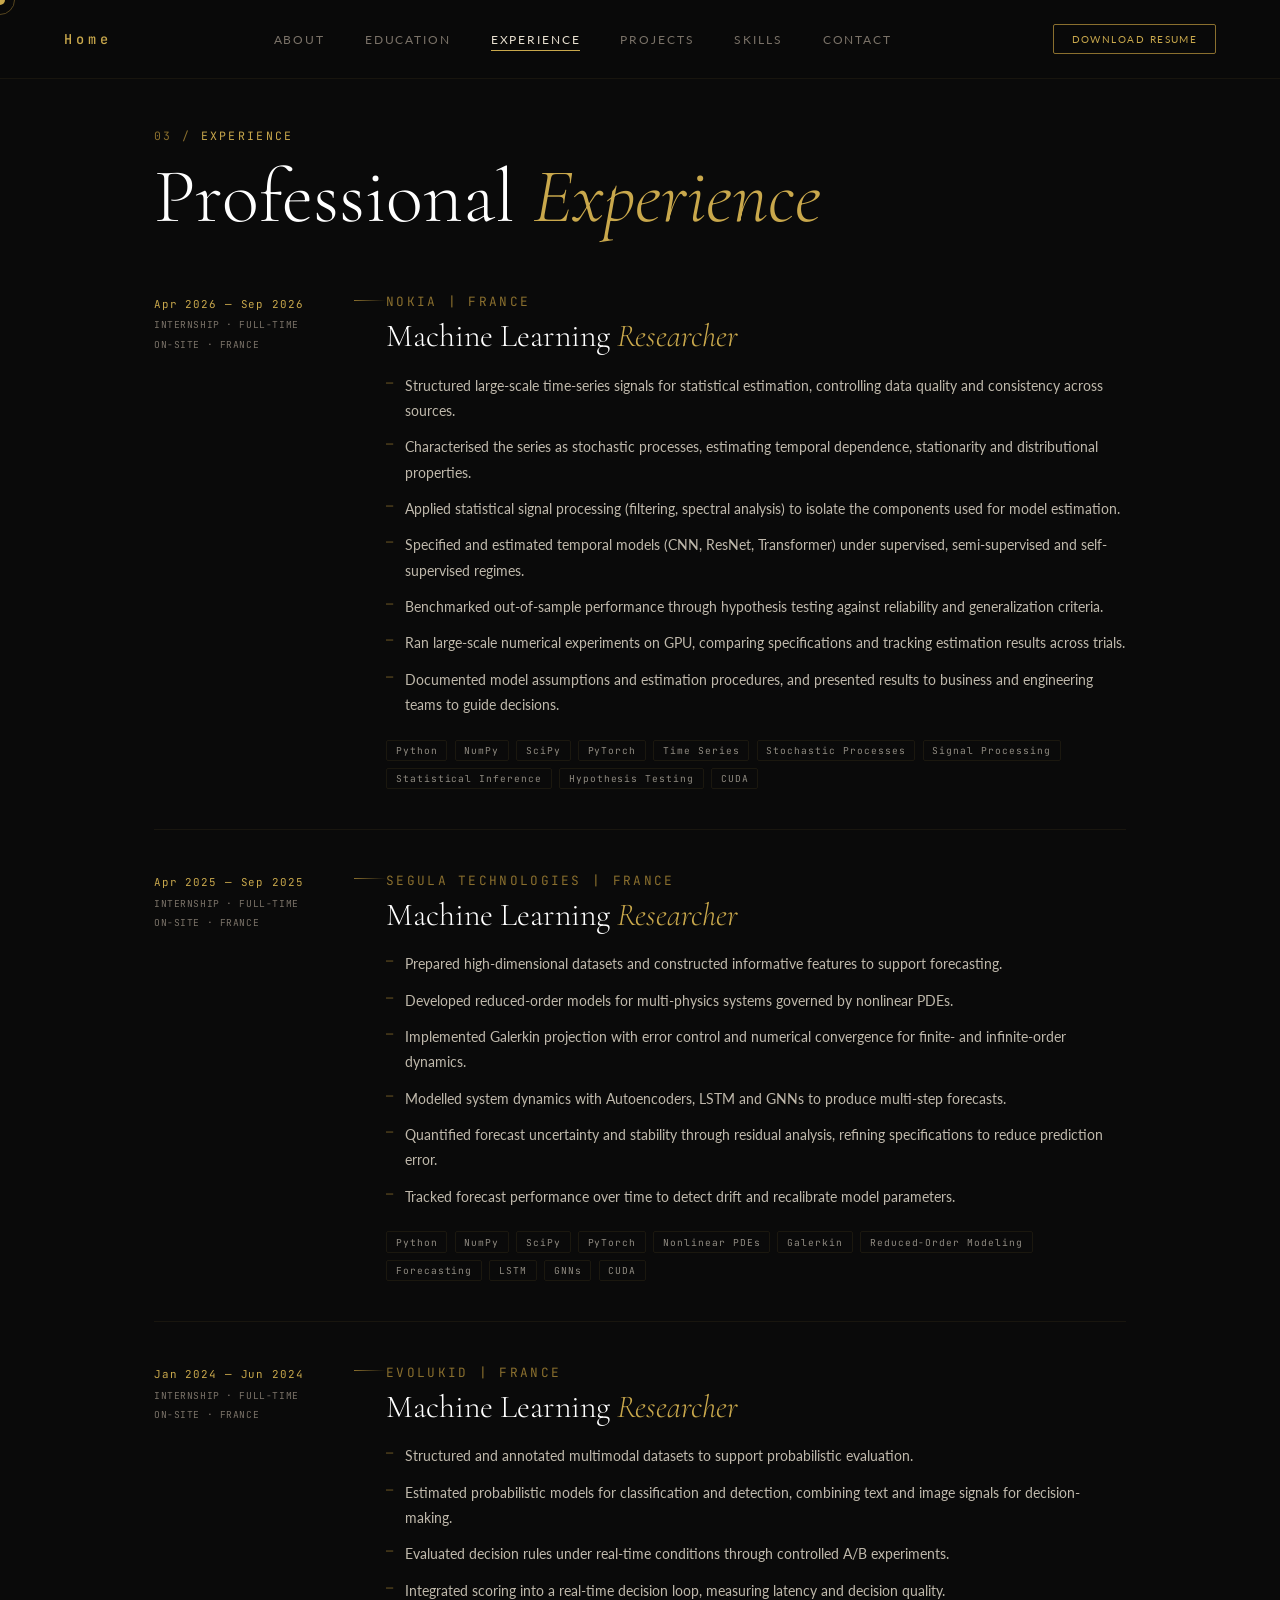
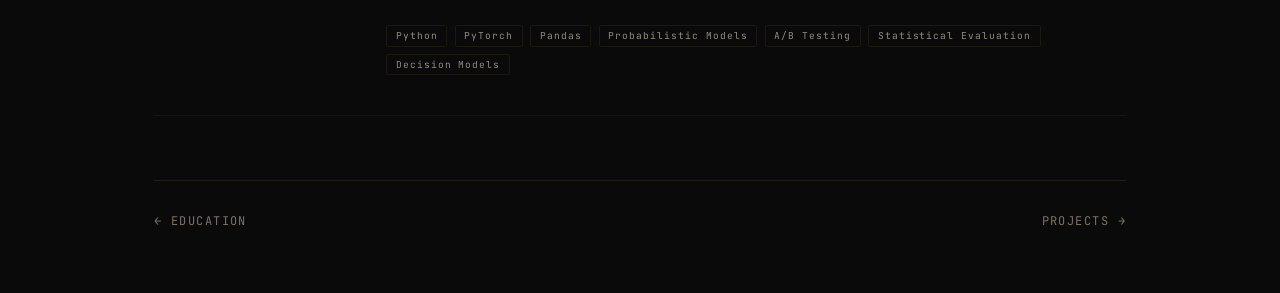
<file: experience.html>
<!DOCTYPE html>
<html lang="en">
<head>
  <meta charset="UTF-8"/>
  <meta name="viewport" content="width=device-width, initial-scale=1.0"/>
  <title>Experience — René Mourambou Diyema</title>
  <link rel="preconnect" href="https://fonts.googleapis.com"/>
  <link rel="preconnect" href="https://fonts.gstatic.com" crossorigin/>
  <link href="https://fonts.googleapis.com/css2?family=Cormorant+Garamond:ital,wght@0,300;0,400;0,600;1,300;1,400&family=JetBrains+Mono:wght@300;400;500&family=Lato:wght@300;400;700&display=swap" rel="stylesheet"/>
  <link rel="stylesheet" href="css/experience.css"/>
</head>
<body>
  <div class="cursor" id="cursor"></div>
  <div class="cursor-trail" id="cursorTrail"></div>

  <nav class="nav">
    <a href="index.html" class="nav-logo">Home</a>
    <div class="nav-links">
      <a href="about.html">About</a>
      <a href="education.html">Education</a>
      <a href="experience.html" class="active">Experience</a>
      <a href="projects.html">Projects</a>
      <a href="skills.html">Skills</a>
      <a href="contact.html">Contact</a>
    </div>
    <a href="resume/Rene_Mourambou_Diyema_Resume_Internship_Quant_EN.pdf" download class="nav-cv-btn">Download Resume</a>
    <button class="nav-burger" id="navBurger" aria-label="Menu">
      <span></span><span></span><span></span>
    </button>
  </nav>
  <div class="mobile-menu" id="mobileMenu">
    <a href="about.html">About</a>
    <a href="education.html">Education</a>
    <a href="experience.html">Experience</a>
    <a href="projects.html">Projects</a>
    <a href="skills.html">Skills</a>
    <a href="contact.html">Contact</a>
    <a href="resume/Rene_Mourambou_Diyema_Resume_Internship_Quant_EN.pdf" download class="mobile-cv-btn">Download Resume</a>
  </div>

  <main class="page">
    <div class="page-header">
      <div class="page-tag animate-in" style="--delay:0.1s"><span class="mono">03 /</span> Experience</div>
      <h1 class="page-title animate-in" style="--delay:0.25s">Professional <em>Experience</em></h1>
    </div>

    <div class="exp-list">

    <article class="exp-card animate-in" style="--delay:0.4s">
      <div class="exp-left">
        <div class="exp-period">Apr 2026 — Sep 2026</div>
        <div class="exp-type">Internship · Full-Time</div>
        <div class="exp-type">On-site · France</div>
        <div class="exp-connector"></div>
      </div>
      <div class="exp-body">
        <div class="exp-company">Nokia | France</div>
        <h2 class="exp-role">Machine Learning <em>Researcher</em></h2>
        <ul class="exp-bullets">
          <li>Structured large-scale time-series signals for statistical estimation, controlling data quality and consistency across sources.</li>
          <li>Characterised the series as stochastic processes, estimating temporal dependence, stationarity and distributional properties.</li>
          <li>Applied statistical signal processing (filtering, spectral analysis) to isolate the components used for model estimation.</li>
          <li>Specified and estimated temporal models (CNN, ResNet, Transformer) under supervised, semi-supervised and self-supervised regimes.</li>
          <li>Benchmarked out-of-sample performance through hypothesis testing against reliability and generalization criteria.</li>
          <li>Ran large-scale numerical experiments on GPU, comparing specifications and tracking estimation results across trials.</li>
          <li>Documented model assumptions and estimation procedures, and presented results to business and engineering teams to guide decisions.</li>
        </ul>
        <div class="exp-stack">
          <span>Python</span><span>NumPy</span><span>SciPy</span><span>PyTorch</span><span>Time Series</span><span>Stochastic Processes</span><span>Signal Processing</span><span>Statistical Inference</span><span>Hypothesis Testing</span><span>CUDA</span>
        </div>
      </div>
    </article>

    <article class="exp-card animate-in" style="--delay:0.55s">
      <div class="exp-left">
        <div class="exp-period">Apr 2025 — Sep 2025</div>
        <div class="exp-type">Internship · Full-Time</div>
        <div class="exp-type">On-site · France</div>
        <div class="exp-connector"></div>
      </div>
      <div class="exp-body">
        <div class="exp-company">SEGULA Technologies | France</div>
        <h2 class="exp-role">Machine Learning <em>Researcher</em></h2>
        <ul class="exp-bullets">
          <li>Prepared high-dimensional datasets and constructed informative features to support forecasting.</li>
          <li>Developed reduced-order models for multi-physics systems governed by nonlinear PDEs.</li>
          <li>Implemented Galerkin projection with error control and numerical convergence for finite- and infinite-order dynamics.</li>
          <li>Modelled system dynamics with Autoencoders, LSTM and GNNs to produce multi-step forecasts.</li>
          <li>Quantified forecast uncertainty and stability through residual analysis, refining specifications to reduce prediction error.</li>
          <li>Tracked forecast performance over time to detect drift and recalibrate model parameters.</li>
        </ul>
        <div class="exp-stack">
          <span>Python</span><span>NumPy</span><span>SciPy</span><span>PyTorch</span><span>Nonlinear PDEs</span><span>Galerkin</span><span>Reduced-Order Modeling</span><span>Forecasting</span><span>LSTM</span><span>GNNs</span><span>CUDA</span>
        </div>
      </div>
    </article>

    <article class="exp-card animate-in" style="--delay:0.7s">
      <div class="exp-left">
        <div class="exp-period">Jan 2024 — Jun 2024</div>
        <div class="exp-type">Internship · Full-Time</div>
        <div class="exp-type">On-site · France</div>
        <div class="exp-connector"></div>
      </div>
      <div class="exp-body">
        <div class="exp-company">Evolukid | France</div>
        <h2 class="exp-role">Machine Learning <em>Researcher</em></h2>
        <ul class="exp-bullets">
          <li>Structured and annotated multimodal datasets to support probabilistic evaluation.</li>
          <li>Estimated probabilistic models for classification and detection, combining text and image signals for decision-making.</li>
          <li>Evaluated decision rules under real-time conditions through controlled A/B experiments.</li>
          <li>Integrated scoring into a real-time decision loop, measuring latency and decision quality.</li>
        </ul>
        <div class="exp-stack">
          <span>Python</span><span>PyTorch</span><span>Pandas</span><span>Probabilistic Models</span><span>A/B Testing</span><span>Statistical Evaluation</span><span>Decision Models</span>
        </div>
      </div>
    </article>

  </div>

    <div class="nav-pages animate-in" style="--delay:1s">
      <a href="education.html" class="prev-page">← Education</a>
      <a href="projects.html" class="next-page">Projects →</a>
    </div>
  </main>

  <script src="js/experience.js"></script>
</body>
</html>
</file>
<file: css/index.css>
/* ===== RESET & BASE ===== */
*, *::before, *::after { margin: 0; padding: 0; box-sizing: border-box; }

:root {
  --black:    #0a0a0a;
  --black2:   #111111;
  --card:     #161616;
  --gold:     #c9a84c;
  --gold-dim: #8a6f2e;
  --cream:    #e8e0d0;
  --muted:    #7a7268;
  --white:    #ffffff;
  --font-display: 'Cormorant Garamond', Georgia, serif;
  --font-mono:    'JetBrains Mono', monospace;
  --font-body:    'Lato', sans-serif;
  --ease: cubic-bezier(0.25, 0.46, 0.45, 0.94);
}

html { scroll-behavior: smooth; }

body {
  background: var(--black);
  color: var(--cream);
  font-family: var(--font-body);
  overflow-x: hidden;
  cursor: none;
}

/* ===== CUSTOM CURSOR ===== */
.cursor {
  width: 10px; height: 10px;
  background: var(--gold);
  border-radius: 50%;
  position: fixed; top: 0; left: 0;
  pointer-events: none; z-index: 9999;
  transform: translate(-50%, -50%);
  transition: transform 0.1s, width 0.2s, height 0.2s, background 0.2s;
}
.cursor-trail {
  width: 30px; height: 30px;
  border: 1px solid var(--gold-dim);
  border-radius: 50%;
  position: fixed; top: 0; left: 0;
  pointer-events: none; z-index: 9998;
  transform: translate(-50%, -50%);
  transition: transform 0.18s var(--ease), width 0.3s, height 0.3s, border-color 0.2s;
  opacity: 0.6;
}
body:hover .cursor { opacity: 1; }

/* ===== NAV ===== */
.nav {
  position: fixed; top: 0; left: 0; right: 0;
  display: flex; align-items: center; justify-content: space-between;
  padding: 1.5rem 4rem;
  z-index: 100;
  background: linear-gradient(to bottom, rgba(10,10,10,0.95) 0%, transparent 100%);
  backdrop-filter: blur(4px);
}
.nav-logo {
  font-family: var(--font-mono);
  font-size: 0.85rem;
  letter-spacing: 0.3em;
  color: var(--gold);
  font-weight: 500;
}
.nav-links {
  display: flex; gap: 2.5rem;
}
.nav-links a {
  font-family: var(--font-body);
  font-size: 0.78rem;
  letter-spacing: 0.15em;
  text-transform: uppercase;
  color: var(--muted);
  text-decoration: none;
  transition: color 0.25s;
  position: relative;
}
.nav-links a::after {
  content: '';
  position: absolute; bottom: -4px; left: 0; right: 0;
  height: 1px; background: var(--gold);
  transform: scaleX(0);
  transition: transform 0.25s var(--ease);
}
.nav-links a:hover { color: var(--cream); }
.nav-links a:hover::after { transform: scaleX(1); }

.nav-burger {
  display: none; flex-direction: column; gap: 5px;
  background: none; border: none; cursor: none; padding: 4px;
}
.nav-burger span {
  display: block; width: 24px; height: 1.5px;
  background: var(--cream); transition: all 0.3s;
}

/* ===== MOBILE MENU ===== */
/*.mobile-menu {
  display: none;
  position: fixed; top: 0; left: 0; right: 0; bottom: 0;
  background: rgba(10,10,10,0.98);
  flex-direction: column; align-items: center; justify-content: center;
  gap: 2.5rem; z-index: 99;
  opacity: 0; pointer-events: none;
  transition: opacity 0.3s;
}
.mobile-menu.open {
  opacity: 1; pointer-events: all;
  display: flex;
}*/
.mobile-menu {
  display: none;
  position: fixed;
  inset: 0;
  background: rgba(10,10,10,0.98);
  flex-direction: column;
  align-items: center;
  justify-content: flex-start;
  padding-top: 5rem;
  padding-bottom: 2rem;
  gap: 2.5rem;
  z-index: 99;
  opacity: 0;
  pointer-events: none;
  transition: opacity 0.3s;
  overflow-y: auto;
  -webkit-overflow-scrolling: touch;
}
.mobile-menu.open {
  opacity: 1;
  pointer-events: all;
  display: flex;
}

.mobile-menu a {
  font-family: var(--font-display);
  font-size: clamp(2rem, 6vw, 3.5rem);
  font-style: italic;
  color: var(--cream);
  text-decoration: none;
  transition: color 0.2s;
}
.mobile-menu a:hover { color: var(--gold); }

/* ===== ANIMATE IN ===== */
.animate-in {
  opacity: 0;
  transform: translateY(24px);
  animation: revealUp 0.8s var(--ease) forwards;
  animation-delay: var(--delay, 0s);
}

.nav-cv-btn {
  font-family: var(--font-body); font-size: .65rem;
  letter-spacing: .14em; text-transform: uppercase;
  color: var(--gold); background: transparent;
  border: 1px solid var(--gold-dim); border-radius: 2px;
  padding: .5rem 1.1rem; text-decoration: none;
  transition: background .25s, color .25s, border-color .25s, transform .2s var(--ease);
  white-space: nowrap;
}
.nav-cv-btn:hover {
  background: rgba(201,168,76,.1);
  border-color: var(--gold);
  color: var(--cream);
  transform: translateY(-2px);
}

.mobile-cv-btn {
  font-family: var(--font-body) !important;
  font-size: .72rem !important;
  font-style: normal !important;
  letter-spacing: .18em;
  text-transform: uppercase;
  color: var(--gold) !important;
  background: transparent !important;
  border: 1px solid var(--gold-dim);
  padding: .7rem 2rem !important;
  border-radius: 2px;
  margin-top: 1rem;
  transition: background .25s, color .25s, border-color .25s;
}
.mobile-cv-btn:hover {
  background: rgba(201,168,76,.1) !important;
  border-color: var(--gold);
  color: var(--cream) !important;
}

@media (max-width: 1024px) {
  .nav-cv-btn { display: none; }
}

@keyframes revealUp {
  to { opacity: 1; transform: translateY(0); }
}

/* ===== HERO ===== */
.hero {
  min-height: 100vh;
  display: grid;
  grid-template-columns: 1fr auto;
  align-items: center;
  padding: 8rem 4rem 4rem;
  position: relative;
  gap: 3rem;
}
.hero-bg {
  position: absolute; inset: 0; z-index: 0;
  overflow: hidden;
}
#particleCanvas { width: 100%; height: 100%; }

.hero-content { position: relative; z-index: 1; max-width: 720px; }
.hero-side { position: relative; z-index: 1; }

.hero-tag {
  display: inline-flex; align-items: center; gap: 0.6rem;
  font-family: var(--font-mono);
  font-size: 0.72rem;
  letter-spacing: 0.12em;
  color: var(--gold);
  margin-bottom: 2rem;
  border: 1px solid var(--gold-dim);
  padding: 0.4rem 0.9rem;
  border-radius: 2px;
}
.dot {
  width: 6px; height: 6px;
  background: var(--gold); border-radius: 50%;
  animation: pulse 2s infinite;
}
@keyframes pulse {
  0%, 100% { opacity: 1; }
  50% { opacity: 0.3; }
}

.hero-name {
  font-family: var(--font-display);
  font-size: clamp(3.5rem, 8vw, 8rem);
  font-weight: 300;
  line-height: 0.95;
  letter-spacing: -0.02em;
  color: var(--white);
  margin-bottom: 1.5rem;
}
.hero-name em {
  font-style: italic;
  color: var(--gold);
}

.hero-title {
  display: flex; flex-wrap: wrap; gap: 0.5rem 1rem;
  font-family: var(--font-mono);
  font-size: 0.80rem;
  font-weight: bold;
  letter-spacing: 0.1em;
  color: var(--muted);
  margin-bottom: 1.8rem;
}
.separator { color: var(--gold-dim); }

.hero-desc {
  font-size: 1rem;
  line-height: 1.75;
  color: var(--cream);
  opacity: 0.8;
  max-width: 560px;
  margin-bottom: 2.5rem;
}
.hero-desc strong { color: var(--gold); font-weight: 700; }

.hero-actions {
  display: flex; gap: 1rem; flex-wrap: wrap;
  margin-bottom: 3rem;
}
.btn-primary {
  background: var(--gold);
  color: var(--black);
  font-family: var(--font-body);
  font-size: 0.78rem;
  font-weight: 700;
  letter-spacing: 0.15em;
  text-transform: uppercase;
  text-decoration: none;
  padding: 0.9rem 2rem;
  border-radius: 2px;
  transition: background 0.25s, transform 0.2s;
}
.btn-primary:hover {
  background: var(--cream);
  transform: translateY(-2px);
}
.btn-secondary {
  border: 1px solid var(--muted);
  color: var(--cream);
  font-family: var(--font-body);
  font-size: 0.78rem;
  font-weight: 400;
  letter-spacing: 0.15em;
  text-transform: uppercase;
  text-decoration: none;
  padding: 0.9rem 2rem;
  border-radius: 2px;
  transition: border-color 0.25s, color 0.25s, transform 0.2s;
}
.btn-secondary:hover {
  border-color: var(--gold);
  color: var(--gold);
  transform: translateY(-2px);
}

.hero-awards {
  display: flex; gap: 1.5rem; flex-wrap: wrap;
}
.award {
  display: flex; align-items: center; gap: 0.5rem;
  font-family: var(--font-mono);
  font-size: 0.75rem;
  font-weight: bold;
  color: var(--muted);
  letter-spacing: 0.05em;
}
.award-icon { font-size: 0.9rem; }

/* ===== SIDE CARDS ===== */
.hero-side {
  display: flex; flex-direction: column; gap: 1rem;
}
.side-card {
  border: 1px solid rgba(201,168,76,0.2);
  background: rgba(22,22,22,0.7);
  backdrop-filter: blur(8px);
  padding: 1.4rem 1.8rem;
  border-radius: 4px;
  cursor: none;
  transition: border-color 0.25s, background 0.25s, transform 0.3s var(--ease);
  min-width: 160px;
}
.side-card:hover {
  border-color: var(--gold);
  background: rgba(201,168,76,0.08);
  transform: translateX(-6px);
}
.side-num {
  display: block;
  font-family: var(--font-display);
  font-size: 2.8rem;
  font-weight: 300;
  color: var(--gold);
  line-height: 1;
  margin-bottom: 0.3rem;
}
.side-label {
  font-family: var(--font-mono);
  font-size: 0.70rem;
  font-weight: bold;
  letter-spacing: 0.15em;
  text-transform: uppercase;
  color: var(--muted);
}

/* ===== SCROLL HINT ===== */
.scroll-hint {
  position: fixed; bottom: 2.5rem; left: 4rem;
  display: flex; flex-direction: column; align-items: center; gap: 0.8rem;
  z-index: 10;
}
.scroll-hint span {
  font-family: var(--font-mono);
  font-size: 0.6rem;
  letter-spacing: 0.2em;
  text-transform: uppercase;
  color: var(--muted);
  writing-mode: vertical-lr;
}
.scroll-line {
  width: 1px; height: 60px;
  background: linear-gradient(to bottom, var(--gold), transparent);
  animation: lineGrow 2s ease-in-out infinite;
}
@keyframes lineGrow {
  0% { transform: scaleY(0); transform-origin: top; }
  50% { transform: scaleY(1); transform-origin: top; }
  51% { transform: scaleY(1); transform-origin: bottom; }
  100% { transform: scaleY(0); transform-origin: bottom; }
}

/* ===== RESPONSIVE ===== */

/* Tablette 6–11 pouces (≈480px–1024px) */
@media (max-width: 1024px) {
  .nav { padding: 1.2rem 2rem; }
  .nav-links { display: none; }
  .nav-burger { display: flex; }
  .hero {
    grid-template-columns: 1fr;
    padding: 6rem 2rem 3rem;
    gap: 2rem;
  }
  .hero-side {
    flex-direction: row; flex-wrap: wrap;
    justify-content: flex-start;
  }
  .side-card { flex: 1; min-width: 120px; }
  .side-card:hover { transform: translateY(-4px); }
  .scroll-hint { left: 2rem; }
}

/* Mobile ≤6 pouces (≈480px) */
@media (max-width: 480px) {
  .nav { padding: 1rem 1.2rem; }
  .hero {
    padding: 5rem 1.2rem 2rem;
  }
  .hero-name { font-size: clamp(2.8rem, 13vw, 4rem); }
  .hero-title { flex-direction: column; gap: 0.3rem; }
  .separator { display: none; }
  .hero-actions { flex-direction: column; }
  .btn-primary, .btn-secondary { text-align: center; }
  .side-card { min-width: 100px; padding: 1rem 1.2rem; }
  .side-num { font-size: 2rem; }
  .scroll-hint { display: none; }
}
</file>
<file: css/about.css>
*, *::before, *::after { margin: 0; padding: 0; box-sizing: border-box; }

:root {
  --black:    #0a0a0a;
  --black2:   #111111;
  --card:     #161616;
  --gold:     #c9a84c;
  --gold-dim: #8a6f2e;
  --cream:    #e8e0d0;
  --muted:    #7a7268;
  --white:    #ffffff;
  --font-display: 'Cormorant Garamond', Georgia, serif;
  --font-mono:    'JetBrains Mono', monospace;
  --font-body:    'Lato', sans-serif;
  --ease: cubic-bezier(0.25, 0.46, 0.45, 0.94);
}

html { scroll-behavior: smooth; }
body {
  background: var(--black);
  color: var(--cream);
  font-family: var(--font-body);
  overflow-x: hidden;
  cursor: none;
}

/* CURSOR */
.cursor {
  width: 10px; height: 10px;
  background: var(--gold); border-radius: 50%;
  position: fixed; top: 0; left: 0;
  pointer-events: none; z-index: 9999;
  transform: translate(-50%,-50%);
  transition: transform 0.1s, width 0.2s, height 0.2s;
}
.cursor-trail {
  width: 30px; height: 30px;
  border: 1px solid var(--gold-dim); border-radius: 50%;
  position: fixed; top: 0; left: 0;
  pointer-events: none; z-index: 9998;
  transform: translate(-50%,-50%);
  transition: transform 0.18s var(--ease), width 0.3s, height 0.3s;
  opacity: 0.6;
}

/* NAV */
.nav {
  position: fixed; top: 0; left: 0; right: 0;
  display: flex; align-items: center; justify-content: space-between;
  padding: 1.5rem 4rem; z-index: 100;
  background: rgba(10,10,10,0.92);
  backdrop-filter: blur(8px);
  border-bottom: 1px solid rgba(201,168,76,0.08);
}
.nav-logo {
  font-family: var(--font-mono); font-size: 0.85rem;
  letter-spacing: 0.3em; color: var(--gold); font-weight: 500;
  text-decoration: none;
}
.nav-links { display: flex; gap: 2.5rem; }
.nav-links a {
  font-size: 0.78rem; letter-spacing: 0.15em; text-transform: uppercase;
  color: var(--muted); text-decoration: none; position: relative;
  transition: color 0.25s; font-family: var(--font-body);
}
.nav-links a::after {
  content: ''; position: absolute; bottom: -4px; left: 0; right: 0;
  height: 1px; background: var(--gold);
  transform: scaleX(0); transition: transform 0.25s var(--ease);
}
.nav-links a:hover, .nav-links a.active { color: var(--cream); }
.nav-links a.active::after, .nav-links a:hover::after { transform: scaleX(1); }

.nav-burger {
  display: none; flex-direction: column; gap: 5px;
  background: none; border: none; cursor: none; padding: 4px;
}
.nav-burger span { display: block; width: 24px; height: 1.5px; background: var(--cream); transition: all 0.3s; }

/* MOBILE MENU */
/*.mobile-menu {
  display: none; position: fixed; inset: 0;
  background: rgba(10,10,10,0.98);
  flex-direction: column; align-items: center; justify-content: center;
  gap: 2.5rem; z-index: 99; opacity: 0; pointer-events: none; transition: opacity 0.3s;
}
.mobile-menu.open { opacity: 1; pointer-events: all; display: flex; }*/

.mobile-menu {
  display: none;
  position: fixed;
  inset: 0;
  background: rgba(10,10,10,0.98);
  flex-direction: column;
  align-items: center;
  justify-content: flex-start;
  padding-top: 5rem;
  padding-bottom: 2rem;
  gap: 2.5rem;
  z-index: 99;
  opacity: 0;
  pointer-events: none;
  transition: opacity 0.3s;
  overflow-y: auto;
  -webkit-overflow-scrolling: touch;
}
.mobile-menu.open {
  opacity: 1;
  pointer-events: all;
  display: flex;
}

.mobile-menu a {
  font-family: var(--font-display); font-size: clamp(2rem,6vw,3.5rem);
  font-style: italic; color: var(--cream); text-decoration: none; transition: color 0.2s;
}
.mobile-menu a:hover { color: var(--gold); }

/* ANIMATE IN */
.animate-in {
  opacity: 0; transform: translateY(24px);
  animation: revealUp 0.8s var(--ease) forwards;
  animation-delay: var(--delay, 0s);
}

.nav-cv-btn {
  font-family: var(--font-body); font-size: .65rem;
  letter-spacing: .14em; text-transform: uppercase;
  color: var(--gold); background: transparent;
  border: 1px solid var(--gold-dim); border-radius: 2px;
  padding: .5rem 1.1rem; text-decoration: none;
  transition: background .25s, color .25s, border-color .25s, transform .2s var(--ease);
  white-space: nowrap;
}
.nav-cv-btn:hover {
  background: rgba(201,168,76,.1);
  border-color: var(--gold);
  color: var(--cream);
  transform: translateY(-2px);
}

.mobile-cv-btn {
  font-family: var(--font-body) !important;
  font-size: .72rem !important;
  font-style: normal !important;
  letter-spacing: .18em;
  text-transform: uppercase;
  color: var(--gold) !important;
  background: transparent !important;
  border: 1px solid var(--gold-dim);
  padding: .7rem 2rem !important;
  border-radius: 2px;
  margin-top: 1rem;
  transition: background .25s, color .25s, border-color .25s;
}
.mobile-cv-btn:hover {
  background: rgba(201,168,76,.1) !important;
  border-color: var(--gold);
  color: var(--cream) !important;
}


@media (max-width: 1024px) {
  .nav-cv-btn { display: none; }
}

@keyframes revealUp { to { opacity: 1; transform: translateY(0); } }

/* PAGE LAYOUT */
.page {
  min-height: 100vh;
  padding: 8rem 4rem 4rem;
  max-width: 1200px; margin: 0 auto;
}
.page-header { margin-bottom: 3.5rem; }
.page-tag {
  font-family: var(--font-mono); font-size: 0.72rem;
  letter-spacing: 0.2em; color: var(--gold);
  text-transform: uppercase; margin-bottom: 1rem;
}
.mono { color: var(--gold-dim); }
.page-title {
  font-family: var(--font-display);
  font-size: clamp(2.8rem, 6vw, 6rem);
  font-weight: 300; line-height: 1;
  color: var(--white);
}
.page-title em { font-style: italic; color: var(--gold); }

/* ABOUT GRID */
.about-grid {
  display: grid; grid-template-columns: 1fr 360px;
  gap: 4rem; align-items: start; margin-bottom: 4rem;
}
.about-main { display: flex; flex-direction: column; gap: 1.4rem; }
.lead {
  font-family: var(--font-display); font-size: 1.5rem;
  font-style: italic; line-height: 1.5; color: var(--cream);
  font-weight: bold;
}
.about-main p {
  font-size: 1.0rem; line-height: 1.85;
  color: var(--cream); opacity: 0.85;
}
.about-main p strong { color: var(--gold); font-weight: 700; opacity: 1; }

/* CARDS */
.info-card, .interests-card, .awards-card {
  background: var(--card);
  border: 1px solid rgba(201,168,76,0.12);
  border-radius: 4px; padding: 1.6rem;
  margin-bottom: 1.2rem;
}
.info-card h3, .interests-card h3, .awards-card h3 {
  font-family: var(--font-mono); font-size: 0.65rem;
  letter-spacing: 0.25em; text-transform: uppercase;
  color: var(--gold-dim); margin-bottom: 1.2rem;
}
.info-card ul { list-style: none; display: flex; flex-direction: column; gap: 0.7rem; }
.info-card li { display: flex; justify-content: space-between; gap: 1rem; font-size: 0.85rem; }
.info-card .label { color: var(--muted); }
.info-card .value { color: var(--cream); text-align: right; }

.tags { display: flex; flex-wrap: wrap; gap: 0.5rem; }
.tags span {
  font-family: var(--font-mono); font-size: 0.65rem;
  letter-spacing: 0.08em; color: var(--gold);
  border: 1px solid var(--gold-dim); padding: 0.3rem 0.7rem;
  border-radius: 2px;
}

.award-item {
  display: flex; align-items: flex-start; gap: 0.8rem;
  margin-bottom: 1rem;
}
.award-item:last-child { margin-bottom: 0; }
.award-icon { font-size: 1.2rem; }
.award-item div { display: flex; flex-direction: column; gap: 0.2rem; }
.award-item strong { font-size: 0.88rem; color: var(--cream); }
.award-item span { font-size: 0.75rem; color: var(--muted); font-family: var(--font-mono); }

/* PAGE NAV */
.nav-pages {
  display: flex; justify-content: space-between;
  border-top: 1px solid rgba(201,168,76,0.12); padding-top: 2rem;
  margin-top: 2rem;
}
.prev-page, .next-page {
  font-family: var(--font-mono); font-size: 0.75rem;
  letter-spacing: 0.12em; text-transform: uppercase;
  color: var(--muted); text-decoration: none;
  transition: color 0.25s;
}
.prev-page:hover, .next-page:hover { color: var(--gold); }

/* RESPONSIVE */
@media (max-width: 1024px) {
  .nav { padding: 1.2rem 2rem; }
  .nav-links { display: none; }
  .nav-burger { display: flex; }
  .page { padding: 6rem 2rem 3rem; }
  .about-grid { grid-template-columns: 1fr; gap: 2.5rem; }
}
@media (max-width: 480px) {
  .nav { padding: 1rem 1.2rem; }
  .page { padding: 5rem 1.2rem 2rem; }
  .page-title { font-size: clamp(2.2rem,10vw,3rem); }
  .lead { font-size: 1.15rem; }
  .info-card li { flex-direction: column; gap: 0.2rem; }
  .info-card .value { text-align: left; }
}
</file>
<file: css/contact.css>
*, *::before, *::after { margin: 0; padding: 0; box-sizing: border-box; }

:root {
  --black:    #0a0a0a;
  --card:     #161616;
  --gold:     #c9a84c;
  --gold-dim: #8a6f2e;
  --cream:    #e8e0d0;
  --muted:    #7a7268;
  --white:    #ffffff;
  --font-display: 'Cormorant Garamond', Georgia, serif;
  --font-mono:    'JetBrains Mono', monospace;
  --font-body:    'Lato', sans-serif;
  --ease: cubic-bezier(0.25, 0.46, 0.45, 0.94);
}

html { scroll-behavior: smooth; }
body { background:var(--black);color:var(--cream);font-family:var(--font-body);overflow-x:hidden;cursor:none; }

.cursor { width:10px;height:10px;background:var(--gold);border-radius:50%;position:fixed;top:0;left:0;pointer-events:none;z-index:9999;transform:translate(-50%,-50%);transition:width .2s,height .2s; }
.cursor-trail { width:30px;height:30px;border:1px solid var(--gold-dim);border-radius:50%;position:fixed;top:0;left:0;pointer-events:none;z-index:9998;transform:translate(-50%,-50%);transition:transform .18s var(--ease),width .3s,height .3s;opacity:.6; }

.nav { position:fixed;top:0;left:0;right:0;display:flex;align-items:center;justify-content:space-between;padding:1.5rem 4rem;z-index:100;background:rgba(10,10,10,.92);backdrop-filter:blur(8px);border-bottom:1px solid rgba(201,168,76,.08); }
.nav-logo { font-family:var(--font-mono);font-size:.85rem;letter-spacing:.3em;color:var(--gold);font-weight:500;text-decoration:none; }
.nav-links { display:flex;gap:2.5rem; }
.nav-links a { font-size:.78rem;letter-spacing:.15em;text-transform:uppercase;color:var(--muted);text-decoration:none;position:relative;transition:color .25s;font-family:var(--font-body); }
.nav-links a::after { content:'';position:absolute;bottom:-4px;left:0;right:0;height:1px;background:var(--gold);transform:scaleX(0);transition:transform .25s var(--ease); }
.nav-links a:hover,.nav-links a.active { color:var(--cream); }
.nav-links a.active::after,.nav-links a:hover::after { transform:scaleX(1); }
.nav-burger { display:none;flex-direction:column;gap:5px;background:none;border:none;cursor:none;padding:4px; }
.nav-burger span { display:block;width:24px;height:1.5px;background:var(--cream);transition:all .3s; }

/*.mobile-menu { display:none;position:fixed;inset:0;background:rgba(10,10,10,.98);flex-direction:column;align-items:center;justify-content:center;gap:2.5rem;z-index:99;opacity:0;pointer-events:none;transition:opacity .3s; }
.mobile-menu.open { opacity:1;pointer-events:all;display:flex; }*/
.mobile-menu {
  display: none;
  position: fixed;
  inset: 0;
  background: rgba(10,10,10,0.98);
  flex-direction: column;
  align-items: center;
  justify-content: flex-start;
  padding-top: 5rem;
  padding-bottom: 2rem;
  gap: 2.5rem;
  z-index: 99;
  opacity: 0;
  pointer-events: none;
  transition: opacity 0.3s;
  overflow-y: auto;
  -webkit-overflow-scrolling: touch;
}
.mobile-menu.open {
  opacity: 1;
  pointer-events: all;
  display: flex;
}

.mobile-menu a { font-family:var(--font-display);font-size:clamp(2rem,6vw,3.5rem);font-style:italic;color:var(--cream);text-decoration:none;transition:color .2s; }
.mobile-menu a:hover { color:var(--gold); }

.animate-in { opacity:0;transform:translateY(24px);animation:revealUp .8s var(--ease) forwards;animation-delay:var(--delay,0s); }

.nav-cv-btn {
  font-family: var(--font-body); font-size: .65rem;
  letter-spacing: .14em; text-transform: uppercase;
  color: var(--gold); background: transparent;
  border: 1px solid var(--gold-dim); border-radius: 2px;
  padding: .5rem 1.1rem; text-decoration: none;
  transition: background .25s, color .25s, border-color .25s, transform .2s var(--ease);
  white-space: nowrap;
}
.nav-cv-btn:hover {
  background: rgba(201,168,76,.1);
  border-color: var(--gold);
  color: var(--cream);
  transform: translateY(-2px);
}

.mobile-cv-btn {
  font-family: var(--font-body) !important;
  font-size: .72rem !important;
  font-style: normal !important;
  letter-spacing: .18em;
  text-transform: uppercase;
  color: var(--gold) !important;
  background: transparent !important;
  border: 1px solid var(--gold-dim);
  padding: .7rem 2rem !important;
  border-radius: 2px;
  margin-top: 1rem;
  transition: background .25s, color .25s, border-color .25s;
}
.mobile-cv-btn:hover {
  background: rgba(201,168,76,.1) !important;
  border-color: var(--gold);
  color: var(--cream) !important;
}


@media (max-width: 1024px) {
  .nav-cv-btn { display: none; }
}

@keyframes revealUp { to { opacity:1;transform:translateY(0); } }

.page { min-height:100vh;padding:8rem 4rem 4rem;max-width:1100px;margin:0 auto; }
.page-header { margin-bottom:3.5rem; }
.page-tag { font-family:var(--font-mono);font-size:.72rem;letter-spacing:.2em;color:var(--gold);text-transform:uppercase;margin-bottom:1rem; }
.mono { color:var(--gold-dim); }
.page-title { font-family:var(--font-display);font-size:clamp(2.8rem,6vw,6rem);font-weight:300;line-height:1;color:var(--white); }
.page-title em { font-style:italic;color:var(--gold); }

/* CONTACT LAYOUT */
.contact-layout { display:grid;grid-template-columns:1fr 380px;gap:4rem;margin-bottom:4rem;align-items:start; }

.contact-intro { font-family:var(--font-display);font-size:1.35rem;font-style:italic;font-weight:300;line-height:1.6;color:var(--cream);margin-bottom:2.5rem; }
.contact-intro strong { color:var(--gold);font-style:normal;font-weight:600; }

/* CONTACT GROUPS */
.contact-group { display: flex; flex-direction: column; gap: .8rem; margin-bottom: 2rem; }
.contact-group:last-child { margin-bottom: 0; }
.contact-group-title {
  font-family: var(--font-mono);
  font-size: .65rem;
  letter-spacing: .25em;
  text-transform: uppercase;
  color: var(--gold-dim);
  margin-bottom: .2rem;
}
.contact-items { display: flex; flex-direction: column; gap: .8rem; }

.contact-items { display:flex;flex-direction:column;gap:.8rem; }
.contact-item {
  display:grid;grid-template-columns:44px 1fr 24px;align-items:center;gap:1rem;
  background:var(--card);border:1px solid rgba(201,168,76,.1);
  border-radius:4px;padding:1.2rem 1.4rem;
  text-decoration:none;color:inherit;
  transition:border-color .3s,transform .3s var(--ease),background .3s;
}
.contact-item:not(.no-link):hover { border-color:var(--gold);transform:translateX(6px);background:rgba(201,168,76,.04); }
.no-link { cursor:default; }

.contact-icon { font-size:1.1rem;text-align:center; }
.contact-detail { display:flex;flex-direction:column;gap:.2rem; }
.contact-label { font-family:var(--font-mono);font-size:.6rem;letter-spacing:.18em;text-transform:uppercase;color:var(--muted); }
.contact-value { font-size:.88rem;color:var(--cream); }
.contact-arrow { font-family:var(--font-mono);color:var(--gold-dim);font-size:.9rem;transition:transform .3s,color .3s; }
.contact-item:not(.no-link):hover .contact-arrow { transform:translateX(4px);color:var(--gold); }

/* AVAILABILITY CARD */
.availability-card {
  background:var(--card);border:1px solid rgba(201,168,76,.25);
  border-radius:4px;padding:1.8rem;margin-bottom:1.5rem;
}
.avail-header {
  display:flex;align-items:center;gap:.7rem;
  font-family:var(--font-mono);font-size:.7rem;letter-spacing:.12em;text-transform:uppercase;
  color:var(--gold);margin-bottom:1.4rem;
}
.avail-dot {
  width:8px;height:8px;background:var(--gold);border-radius:50%;
  animation:pulse 2s infinite;flex-shrink:0;
}
@keyframes pulse { 0%,100%{opacity:1}50%{opacity:.3} }
.avail-detail { display:flex;flex-direction:column;gap:.8rem; }
.avail-row { display:flex;justify-content:space-between;gap:1rem;font-size:.82rem; }
.avail-row span:first-child { color:var(--muted);font-family:var(--font-mono);font-size:.72rem;letter-spacing:.04em; }
.avail-row span:last-child { color:var(--cream);text-align:right; }

/* AWARDS SUMMARY */
.awards-summary {
  background:var(--card);border:1px solid rgba(201,168,76,.1);
  border-radius:4px;padding:1.8rem;
}
.awards-summary h3 { font-family:var(--font-mono);font-size:.65rem;letter-spacing:.25em;text-transform:uppercase;color:var(--gold-dim);margin-bottom:1.2rem; }
.award-row { display:flex;align-items:flex-start;gap:.9rem;margin-bottom:1rem; }
.award-row:last-child { margin-bottom:0; }
.award-badge { font-size:.8rem;flex-shrink:0;padding-top:.1rem; }
.award-row div { display:flex;flex-direction:column;gap:.2rem; }
.award-row strong { font-size:.85rem;color:var(--cream); }
.award-row span { font-family:var(--font-mono);font-size:.62rem;color:var(--muted); }

.nav-pages { display:flex;justify-content:space-between;border-top:1px solid rgba(201,168,76,.12);padding-top:2rem; }
.prev-page,.next-page { font-family:var(--font-mono);font-size:.75rem;letter-spacing:.12em;text-transform:uppercase;color:var(--muted);text-decoration:none;transition:color .25s; }
.prev-page:hover,.next-page:hover { color:var(--gold); }

/* CODING CARD */
.coding-card {
  background: var(--card);
  border: 1px solid rgba(201,168,76,.1);
  border-radius: 4px;
  padding: 1.8rem;
  margin-top: 1.5rem;
  display: flex;
  flex-direction: column;
  gap: .8rem;
}
.coding-card h3 {
  font-family: var(--font-mono);
  font-size: .65rem;
  letter-spacing: .25em;
  text-transform: uppercase;
  color: var(--gold-dim);
  margin-bottom: .4rem;
}

/* SOCIAL ITEMS */
.social-item {
  width: 100%;
  background: var(--card);
  border: 1px solid rgba(201,168,76,.1);
  border-radius: 4px;
  color: inherit;
  font-family: inherit;
  text-align: left;
}
.social-item:hover {
  border-color: var(--gold);
  transform: translateX(6px);
  background: rgba(201,168,76,.04);
}
.social-item svg { color: var(--muted); transition: color .25s; }
.social-item:hover svg { color: var(--gold); }
.social-item:hover .contact-arrow { transform: translateX(4px); color: var(--gold); }

/* RESPONSIVE */
@media (max-width:1024px) {
  .nav { padding:1.2rem 2rem; }
  .nav-links { display:none; }
  .nav-burger { display:flex; }
  .page { padding:6rem 2rem 3rem; }
  .contact-layout { grid-template-columns:1fr;gap:2.5rem; }
}
@media (max-width:480px) {
  .nav { padding:1rem 1.2rem; }
  .page { padding:5rem 1.2rem 2rem; }
  .page-title { font-size:clamp(2.2rem,10vw,3rem); }
  .contact-intro { font-size:1.1rem; }
  .contact-item { grid-template-columns:36px 1fr 20px;padding:1rem; }
  .avail-row { flex-direction:column;gap:.2rem; }
  .avail-row span:last-child { text-align:left; }
}
</file>
<file: css/education.css>
*, *::before, *::after { margin: 0; padding: 0; box-sizing: border-box; }

:root {
  --black:    #0a0a0a;
  --card:     #161616;
  --gold:     #c9a84c;
  --gold-dim: #8a6f2e;
  --cream:    #e8e0d0;
  --muted:    #7a7268;
  --white:    #ffffff;
  --font-display: 'Cormorant Garamond', Georgia, serif;
  --font-mono:    'JetBrains Mono', monospace;
  --font-body:    'Lato', sans-serif;
  --ease: cubic-bezier(0.25, 0.46, 0.45, 0.94);
}

html { scroll-behavior: smooth; }
body { background: var(--black); color: var(--cream); font-family: var(--font-body); overflow-x: hidden; cursor: none; }

.cursor { width:10px;height:10px;background:var(--gold);border-radius:50%;position:fixed;top:0;left:0;pointer-events:none;z-index:9999;transform:translate(-50%,-50%);transition:transform .1s,width .2s,height .2s; }
.cursor-trail { width:30px;height:30px;border:1px solid var(--gold-dim);border-radius:50%;position:fixed;top:0;left:0;pointer-events:none;z-index:9998;transform:translate(-50%,-50%);transition:transform .18s var(--ease),width .3s,height .3s;opacity:.6; }

.nav { position:fixed;top:0;left:0;right:0;display:flex;align-items:center;justify-content:space-between;padding:1.5rem 4rem;z-index:100;background:rgba(10,10,10,.92);backdrop-filter:blur(8px);border-bottom:1px solid rgba(201,168,76,.08); }
.nav-logo { font-family:var(--font-mono);font-size:.85rem;letter-spacing:.3em;color:var(--gold);font-weight:500;text-decoration:none; }
.nav-links { display:flex;gap:2.5rem; }
.nav-links a { font-size:.78rem;letter-spacing:.15em;text-transform:uppercase;color:var(--muted);text-decoration:none;position:relative;transition:color .25s;font-family:var(--font-body); }
.nav-links a::after { content:'';position:absolute;bottom:-4px;left:0;right:0;height:1px;background:var(--gold);transform:scaleX(0);transition:transform .25s var(--ease); }
.nav-links a:hover,.nav-links a.active { color:var(--cream); }
.nav-links a.active::after,.nav-links a:hover::after { transform:scaleX(1); }
.nav-burger { display:none;flex-direction:column;gap:5px;background:none;border:none;cursor:none;padding:4px; }
.nav-burger span { display:block;width:24px;height:1.5px;background:var(--cream);transition:all .3s; }

/*.mobile-menu { display:none;position:fixed;inset:0;background:rgba(10,10,10,.98);flex-direction:column;align-items:center;justify-content:center;gap:2.5rem;z-index:99;opacity:0;pointer-events:none;transition:opacity .3s; }
.mobile-menu.open { opacity:1;pointer-events:all;display:flex; }*/
.mobile-menu {
  display: none;
  position: fixed;
  inset: 0;
  background: rgba(10,10,10,0.98);
  flex-direction: column;
  align-items: center;
  justify-content: flex-start;
  padding-top: 5rem;
  padding-bottom: 2rem;
  gap: 2.5rem;
  z-index: 99;
  opacity: 0;
  pointer-events: none;
  transition: opacity 0.3s;
  overflow-y: auto;
  -webkit-overflow-scrolling: touch;
}
.mobile-menu.open {
  opacity: 1;
  pointer-events: all;
  display: flex;
}

.mobile-menu a { font-family:var(--font-display);font-size:clamp(2rem,6vw,3.5rem);font-style:italic;color:var(--cream);text-decoration:none;transition:color .2s; }
.mobile-menu a:hover { color:var(--gold); }

.animate-in { opacity:0;transform:translateY(24px);animation:revealUp .8s var(--ease) forwards;animation-delay:var(--delay,0s); }

.nav-cv-btn {
  font-family: var(--font-body); font-size: .65rem;
  letter-spacing: .14em; text-transform: uppercase;
  color: var(--gold); background: transparent;
  border: 1px solid var(--gold-dim); border-radius: 2px;
  padding: .5rem 1.1rem; text-decoration: none;
  transition: background .25s, color .25s, border-color .25s, transform .2s var(--ease);
  white-space: nowrap;
}
.nav-cv-btn:hover {
  background: rgba(201,168,76,.1);
  border-color: var(--gold);
  color: var(--cream);
  transform: translateY(-2px);
}

.mobile-cv-btn {
  font-family: var(--font-body) !important;
  font-size: .72rem !important;
  font-style: normal !important;
  letter-spacing: .18em;
  text-transform: uppercase;
  color: var(--gold) !important;
  background: transparent !important;
  border: 1px solid var(--gold-dim);
  padding: .7rem 2rem !important;
  border-radius: 2px;
  margin-top: 1rem;
  transition: background .25s, color .25s, border-color .25s;
}
.mobile-cv-btn:hover {
  background: rgba(201,168,76,.1) !important;
  border-color: var(--gold);
  color: var(--cream) !important;
}


@media (max-width: 1024px) {
  .nav-cv-btn { display: none; }
}

@keyframes revealUp { to { opacity:1;transform:translateY(0); } }

.page { min-height:100vh;padding:8rem 4rem 4rem;max-width:1100px;margin:0 auto; }
.page-header { margin-bottom:3.5rem; }
.page-tag { font-family:var(--font-mono);font-size:.72rem;letter-spacing:.2em;color:var(--gold);text-transform:uppercase;margin-bottom:1rem; }
.mono { color:var(--gold-dim); }
.page-title { font-family:var(--font-display);font-size:clamp(2.8rem,6vw,6rem);font-weight:300;line-height:1;color:var(--white); }
.page-title em { font-style:italic;color:var(--gold); }

/* TIMELINE */
.timeline { position:relative;padding-left:3rem;margin-bottom:4rem; }
.timeline::before { content:'';position:absolute;left:0;top:0;bottom:0;width:1px;background:linear-gradient(to bottom,var(--gold),var(--gold-dim) 60%,transparent); }

.timeline-item { position:relative;margin-bottom:2.5rem; }
.timeline-item::before { content:'';position:absolute;left:-3rem;top:1.5rem;width:8px;height:8px;background:var(--gold);border-radius:50%;transform:translateX(-3.5px);box-shadow:0 0 12px rgba(201,168,76,.5); }

.timeline-year { font-family:var(--font-mono);font-size:.65rem;letter-spacing:.2em;color:var(--gold-dim);text-transform:uppercase;margin-bottom:.6rem; }

.timeline-card {
  background:var(--card);
  border:1px solid rgba(201,168,76,.1);
  border-radius:4px;padding:1.8rem;
  transition:border-color .3s,transform .3s var(--ease);
}
.timeline-card:hover { border-color:rgba(201,168,76,.35);transform:translateX(6px); }
.timeline-card[data-active="true"] { border-color:rgba(201,168,76,.3); }

.card-header { display:flex;align-items:flex-start;gap:1rem;margin-bottom:1rem; }
.degree-badge {
  font-family:var(--font-mono);font-size:.6rem;font-weight:500;letter-spacing:.15em;
  background:var(--gold);color:var(--black);padding:.25rem .55rem;border-radius:2px;flex-shrink:0;margin-top:.15rem;
}
.degree-badge.bsc { background:transparent;border:1px solid var(--gold-dim);color:var(--gold-dim); }
.card-meta { display:flex;flex-direction:column;gap:.25rem; }
.uni { font-family:var(--font-body);font-size:.88rem;color:var(--cream);font-weight:700; }
.rank { font-family:var(--font-mono);font-size:.62rem;color:var(--muted);letter-spacing:.05em; }

.degree-title { font-family:var(--font-display);font-size:1.65rem;font-weight:300;line-height:1.2;color:var(--white);margin-bottom:1rem; }
.degree-title em { font-style:italic;color:var(--gold); }

.courses-toggle {
  display:inline-flex;align-items:center;gap:.5rem;
  font-family:var(--font-mono);font-size:.65rem;letter-spacing:.12em;
  color:var(--muted);cursor:none;border:none;background:none;padding:0;
  text-transform:uppercase;transition:color .2s;margin-bottom:.5rem;
}
.courses-toggle:hover { color:var(--gold); }
.courses-toggle svg { transition:transform .3s; }
.courses-toggle.open svg { transform:rotate(180deg); }

.courses-list {
  display:none;flex-wrap:wrap;gap:.5rem;margin-top:.8rem;
}
.courses-list.open { display:flex; }
.courses-list span {
  font-family:var(--font-mono);font-size:.62rem;letter-spacing:.06em;
  color:var(--cream);opacity:.75;border:1px solid rgba(201,168,76,.15);
  padding:.25rem .6rem;border-radius:2px;
}

.nav-pages { display:flex;justify-content:space-between;border-top:1px solid rgba(201,168,76,.12);padding-top:2rem; }
.prev-page,.next-page { font-family:var(--font-mono);font-size:.75rem;letter-spacing:.12em;text-transform:uppercase;color:var(--muted);text-decoration:none;transition:color .25s; }
.prev-page:hover,.next-page:hover { color:var(--gold); }

@media (max-width:1024px) {
  .nav { padding:1.2rem 2rem; }
  .nav-links { display:none; }
  .nav-burger { display:flex; }
  .page { padding:6rem 2rem 3rem; }
  .timeline { padding-left:2rem; }
  .timeline-item::before { left:-2rem; }
}
@media (max-width:480px) {
  .nav { padding:1rem 1.2rem; }
  .page { padding:5rem 1rem 2rem; }
  .timeline { padding-left:1.5rem; }
  .timeline-item::before { left:-1.5rem; }
  .page-title { font-size:clamp(2.2rem,10vw,3rem); }
  .timeline-card { padding:1.2rem; }
  .degree-title { font-size:1.3rem; }
}
</file>
<file: css/experience.css>
*, *::before, *::after { margin: 0; padding: 0; box-sizing: border-box; }

:root {
  --black:    #0a0a0a;
  --card:     #161616;
  --gold:     #c9a84c;
  --gold-dim: #8a6f2e;
  --cream:    #e8e0d0;
  --muted:    #7a7268;
  --white:    #ffffff;
  --font-display: 'Cormorant Garamond', Georgia, serif;
  --font-mono:    'JetBrains Mono', monospace;
  --font-body:    'Lato', sans-serif;
  --ease: cubic-bezier(0.25, 0.46, 0.45, 0.94);
}

html { scroll-behavior: smooth; }
body { background:var(--black);color:var(--cream);font-family:var(--font-body);overflow-x:hidden;cursor:none; }

.cursor { width:10px;height:10px;background:var(--gold);border-radius:50%;position:fixed;top:0;left:0;pointer-events:none;z-index:9999;transform:translate(-50%,-50%);transition:width .2s,height .2s; }
.cursor-trail { width:30px;height:30px;border:1px solid var(--gold-dim);border-radius:50%;position:fixed;top:0;left:0;pointer-events:none;z-index:9998;transform:translate(-50%,-50%);transition:transform .18s var(--ease),width .3s,height .3s;opacity:.6; }

.nav { position:fixed;top:0;left:0;right:0;display:flex;align-items:center;justify-content:space-between;padding:1.5rem 4rem;z-index:100;background:rgba(10,10,10,.92);backdrop-filter:blur(8px);border-bottom:1px solid rgba(201,168,76,.08); }
.nav-logo { font-family:var(--font-mono);font-size:.85rem;letter-spacing:.3em;color:var(--gold);font-weight:500;text-decoration:none; }
.nav-links { display:flex;gap:2.5rem; }
.nav-links a { font-size:.78rem;letter-spacing:.15em;text-transform:uppercase;color:var(--muted);text-decoration:none;position:relative;transition:color .25s;font-family:var(--font-body); }
.nav-links a::after { content:'';position:absolute;bottom:-4px;left:0;right:0;height:1px;background:var(--gold);transform:scaleX(0);transition:transform .25s var(--ease); }
.nav-links a:hover,.nav-links a.active { color:var(--cream); }
.nav-links a.active::after,.nav-links a:hover::after { transform:scaleX(1); }
.nav-burger { display:none;flex-direction:column;gap:5px;background:none;border:none;cursor:none;padding:4px; }
.nav-burger span { display:block;width:24px;height:1.5px;background:var(--cream);transition:all .3s; }

/*.mobile-menu { display:none;position:fixed;inset:0;background:rgba(10,10,10,.98);flex-direction:column;align-items:center;justify-content:center;gap:2.5rem;z-index:99;opacity:0;pointer-events:none;transition:opacity .3s; }
.mobile-menu.open { opacity:1;pointer-events:all;display:flex; }*/
.mobile-menu {
  display: none;
  position: fixed;
  inset: 0;
  background: rgba(10,10,10,0.98);
  flex-direction: column;
  align-items: center;
  justify-content: flex-start;
  padding-top: 5rem;
  padding-bottom: 2rem;
  gap: 2.5rem;
  z-index: 99;
  opacity: 0;
  pointer-events: none;
  transition: opacity 0.3s;
  overflow-y: auto;
  -webkit-overflow-scrolling: touch;
}
.mobile-menu.open {
  opacity: 1;
  pointer-events: all;
  display: flex;
}

.mobile-menu a { font-family:var(--font-display);font-size:clamp(2rem,6vw,3.5rem);font-style:italic;color:var(--cream);text-decoration:none;transition:color .2s; }
.mobile-menu a:hover { color:var(--gold); }

.animate-in { opacity:0;transform:translateY(24px);animation:revealUp .8s var(--ease) forwards;animation-delay:var(--delay,0s); }

.nav-cv-btn {
  font-family: var(--font-body); font-size: .65rem;
  letter-spacing: .14em; text-transform: uppercase;
  color: var(--gold); background: transparent;
  border: 1px solid var(--gold-dim); border-radius: 2px;
  padding: .5rem 1.1rem; text-decoration: none;
  transition: background .25s, color .25s, border-color .25s, transform .2s var(--ease);
  white-space: nowrap;
}
.nav-cv-btn:hover {
  background: rgba(201,168,76,.1);
  border-color: var(--gold);
  color: var(--cream);
  transform: translateY(-2px);
}

.mobile-cv-btn {
  font-family: var(--font-body) !important;
  font-size: .72rem !important;
  font-style: normal !important;
  letter-spacing: .18em;
  text-transform: uppercase;
  color: var(--gold) !important;
  background: transparent !important;
  border: 1px solid var(--gold-dim);
  padding: .7rem 2rem !important;
  border-radius: 2px;
  margin-top: 1rem;
  transition: background .25s, color .25s, border-color .25s;
}
.mobile-cv-btn:hover {
  background: rgba(201,168,76,.1) !important;
  border-color: var(--gold);
  color: var(--cream) !important;
}


@media (max-width: 1024px) {
  .nav-cv-btn { display: none; }
}

@keyframes revealUp { to { opacity:1;transform:translateY(0); } }

.page { min-height:100vh;padding:8rem 4rem 4rem;max-width:1100px;margin:0 auto; }
.page-header { margin-bottom:3.5rem; }
.page-tag { font-family:var(--font-mono);font-size:.72rem;letter-spacing:.2em;color:var(--gold);text-transform:uppercase;margin-bottom:1rem; }
.mono { color:var(--gold-dim); }
.page-title { font-family:var(--font-display);font-size:clamp(2.8rem,6vw,6rem);font-weight:300;line-height:1;color:var(--white); }
.page-title em { font-style:italic;color:var(--gold); }

/* EXP LIST */
.exp-list { display:flex;flex-direction:column;gap:0;margin-bottom:4rem; }

.exp-card {
  display:grid;
  grid-template-columns:200px 1fr;
  gap:2rem;
  padding:2.5rem 0;
  border-bottom:1px solid rgba(201,168,76,.08);
  position:relative;
  transition:background .3s;
}
.exp-card:first-child { padding-top:0; }
.exp-card:hover { background:rgba(201,168,76,.02); }

.exp-left { display:flex;flex-direction:column;gap:.4rem;padding-top:.3rem;position:relative; }
.exp-period { font-family:var(--font-mono);font-size:.68rem;letter-spacing:.08em;color:var(--gold);line-height:1.4; }
.exp-type { font-family:var(--font-mono);font-size:.6rem;letter-spacing:.06em;color:var(--muted);text-transform:uppercase; }
.exp-connector {
  position:absolute;right:-2rem;top:0.5rem;
  width:2rem;height:1px;
  background:linear-gradient(to right,var(--gold-dim),transparent);
}

.exp-body { padding-top:.1rem; }
.exp-company { font-family:var(--font-mono);font-size:.8rem;letter-spacing:.18em;text-transform:uppercase;color:var(--gold-dim);margin-bottom:.5rem; }
.exp-role { font-family:var(--font-display);font-size:2rem;font-weight:300;line-height:1.1;color:var(--white);margin-bottom:1.2rem; }
.exp-role em { font-style:italic;color:var(--gold); }

.exp-bullets { list-style:none;display:flex;flex-direction:column;gap:.7rem;margin-bottom:1.4rem; }
.exp-bullets li {
  font-size:.9rem;line-height:1.75;color:var(--cream);opacity:.82;
  padding-left:1.2rem;position:relative;
}
.exp-bullets li::before {
  content:'—';
  position:absolute;left:0;
  color:var(--gold-dim);font-family:var(--font-mono);font-size:.75rem;
}

.exp-stack { display:flex;flex-wrap:wrap;gap:.45rem; }
.exp-stack span {
  font-family:var(--font-mono);font-size:.6rem;letter-spacing:.1em;
  color:var(--cream);opacity:.6;
  border:1px solid rgba(201,168,76,.15);
  padding:.2rem .55rem;border-radius:2px;
  transition:opacity .2s,border-color .2s;
}
.exp-card:hover .exp-stack span { opacity:.9;border-color:rgba(201,168,76,.3); }

.nav-pages { display:flex;justify-content:space-between;border-top:1px solid rgba(201,168,76,.12);padding-top:2rem; }
.prev-page,.next-page { font-family:var(--font-mono);font-size:.75rem;letter-spacing:.12em;text-transform:uppercase;color:var(--muted);text-decoration:none;transition:color .25s; }
.prev-page:hover,.next-page:hover { color:var(--gold); }

/* RESPONSIVE */
@media (max-width:1024px) {
  .nav { padding:1.2rem 2rem; }
  .nav-links { display:none; }
  .nav-burger { display:flex; }
  .page { padding:6rem 2rem 3rem; }
  .exp-card { grid-template-columns:1fr;gap:1rem; }
  .exp-connector { display:none; }
}
@media (max-width:480px) {
  .nav { padding:1rem 1.2rem; }
  .page { padding:5rem 1.2rem 2rem; }
  .page-title { font-size:clamp(2.2rem,10vw,3rem); }
  .exp-role { font-size:1.5rem; }
  .exp-period { font-size:.62rem; }
}
</file>
